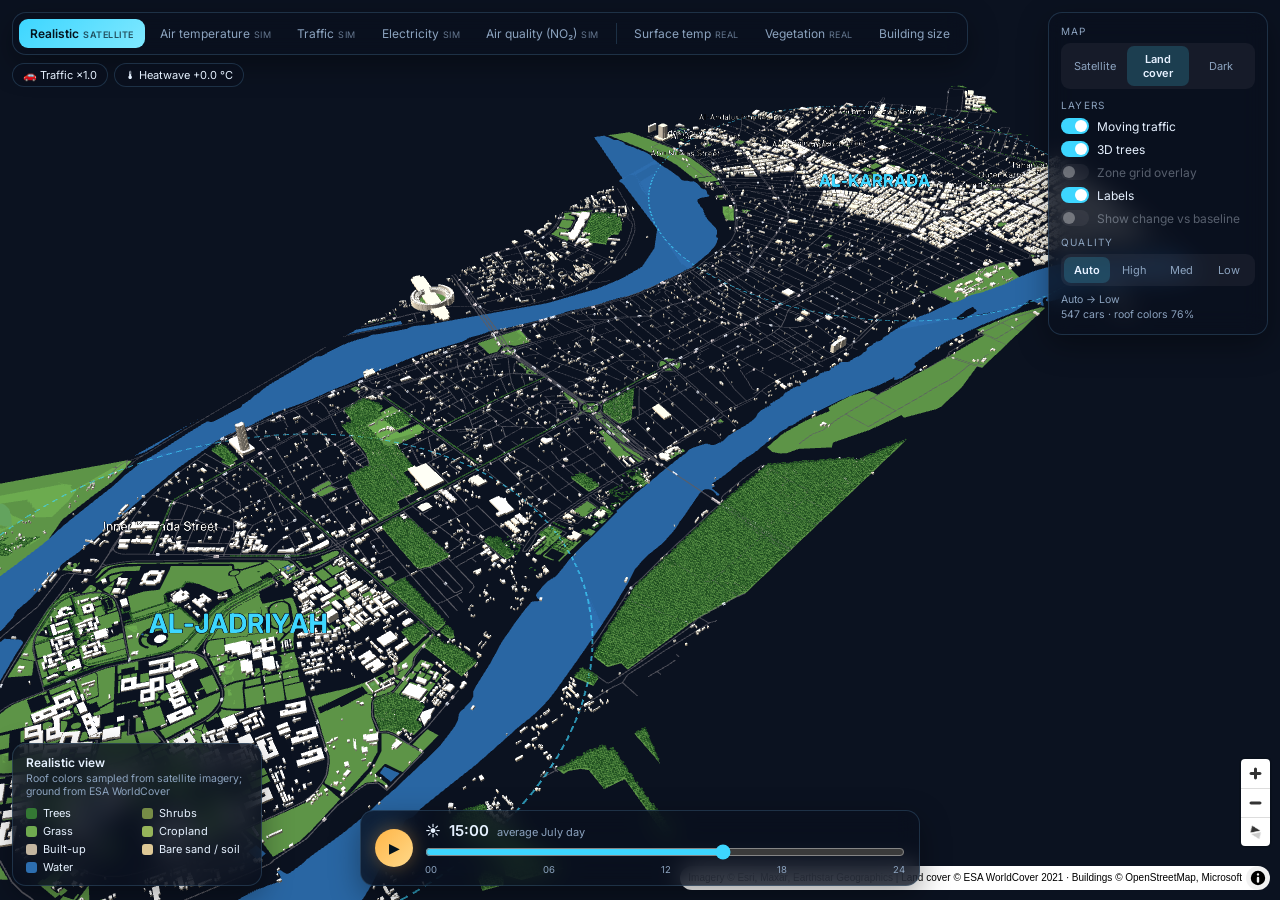
<file: app/twin_map/index.html>
<!doctype html>
<html lang="en">
<head>
<meta charset="utf-8">
<meta name="viewport" content="width=device-width, initial-scale=1">
<title>Baghdad Digital Twin</title>
<link rel="preconnect" href="https://fonts.googleapis.com">
<link rel="stylesheet" href="https://fonts.googleapis.com/css2?family=Inter:wght@400;500;600;700&display=swap">
<link rel="stylesheet" href="vendor/maplibre-gl.css">
<link rel="stylesheet" href="twin.css?v=4">
</head>
<body>
<div id="app">
  <div id="map"></div>

  <div id="loader">
    <div class="loader-ring"></div>
    <div class="loader-text">Loading the digital twin…</div>
    <div class="loader-sub" id="loader-sub">buildings, roads, trees</div>
  </div>

  <!-- top-left: what the buildings show -->
  <div class="panel modes" id="modes"></div>

  <!-- top-right: basemap, layers, quality -->
  <div class="panel side" id="side">
    <div class="side-title">Map</div>
    <div class="seg" id="basemaps"></div>
    <div class="side-title">Layers</div>
    <label class="tog"><input type="checkbox" id="tog-traffic" checked><span></span>Moving traffic</label>
    <label class="tog"><input type="checkbox" id="tog-trees" checked><span></span>3D trees</label>
    <label class="tog"><input type="checkbox" id="tog-cells"><span></span>Zone grid overlay</label>
    <label class="tog"><input type="checkbox" id="tog-labels" checked><span></span>Labels</label>
    <label class="tog" id="tog-delta-wrap"><input type="checkbox" id="tog-delta"><span></span>Show change vs baseline</label>
    <div class="side-title">Quality</div>
    <div class="seg" id="quality"></div>
    <div class="perf" id="perf">measuring…</div>
  </div>

  <!-- bottom: time of day -->
  <div class="panel timebar">
    <button id="play" class="play" title="Play the day">▶</button>
    <div class="time-main">
      <div class="time-row"><span class="sun" id="sun">☀</span><span id="clock">15:00</span><span class="time-sub" id="time-sub">average July day</span></div>
      <input type="range" id="hour" min="0" max="23.99" step="0.01" value="15">
      <div class="ticks"><span>00</span><span>06</span><span>12</span><span>18</span><span>24</span></div>
    </div>
  </div>

  <!-- bottom-left: legend -->
  <div class="panel legend" id="legend"></div>

  <!-- scenario badge -->
  <div class="scenario" id="scenario"></div>

  <!-- building card -->
  <aside class="panel card hidden" id="card">
    <button class="close" id="card-close" title="Close">×</button>
    <div class="card-kicker" id="card-kicker"></div>
    <div class="card-title" id="card-title"></div>
    <div class="object-wrap"><canvas id="object3d"></canvas><div class="object-hint">drag to rotate</div></div>
    <div class="card-grid" id="card-grid"></div>
    <div class="spark-title">Average day in this zone <span id="spark-metric"></span></div>
    <svg class="spark" id="spark" viewBox="0 0 240 64" preserveAspectRatio="none"></svg>
    <div class="card-note" id="card-note"></div>
    <div class="card-actions">
      <button id="orbit-btn" class="ghost">⟳ Orbit</button>
      <button id="isolate-btn" class="ghost">◎ Isolate</button>
      <button id="back-btn" class="ghost">⤢ Back to overview</button>
    </div>
  </aside>

  <div class="hint" id="hint">Click any building to fly to it</div>
</div>

<script src="vendor/maplibre-gl.js"></script>
<script src="vendor/deck.gl.min.js"></script>
<script src="twin.js?v=3"></script>
</body>
</html>
</file>
<file: app/twin_map/vendor/maplibre-gl.css>
.maplibregl-map{font:12px/20px Helvetica Neue,Arial,Helvetica,sans-serif;overflow:hidden;position:relative;-webkit-tap-highlight-color:rgb(0 0 0/0)}.maplibregl-canvas{left:0;position:absolute;top:0}.maplibregl-map:fullscreen{height:100%;width:100%}.maplibregl-ctrl-group button.maplibregl-ctrl-compass{touch-action:none}.maplibregl-canvas-container.maplibregl-interactive,.maplibregl-ctrl-group button.maplibregl-ctrl-compass{cursor:grab;-webkit-user-select:none;-moz-user-select:none;user-select:none}.maplibregl-canvas-container.maplibregl-interactive.maplibregl-track-pointer{cursor:pointer}.maplibregl-canvas-container.maplibregl-interactive:active,.maplibregl-ctrl-group button.maplibregl-ctrl-compass:active{cursor:grabbing}.maplibregl-canvas-container.maplibregl-touch-zoom-rotate,.maplibregl-canvas-container.maplibregl-touch-zoom-rotate .maplibregl-canvas{touch-action:pan-x pan-y}.maplibregl-canvas-container.maplibregl-touch-drag-pan,.maplibregl-canvas-container.maplibregl-touch-drag-pan .maplibregl-canvas{touch-action:pinch-zoom}.maplibregl-canvas-container.maplibregl-touch-zoom-rotate.maplibregl-touch-drag-pan,.maplibregl-canvas-container.maplibregl-touch-zoom-rotate.maplibregl-touch-drag-pan .maplibregl-canvas{touch-action:none}.maplibregl-canvas-container.maplibregl-touch-drag-pan.maplibregl-cooperative-gestures,.maplibregl-canvas-container.maplibregl-touch-drag-pan.maplibregl-cooperative-gestures .maplibregl-canvas{touch-action:pan-x pan-y}.maplibregl-ctrl-bottom-left,.maplibregl-ctrl-bottom-right,.maplibregl-ctrl-top-left,.maplibregl-ctrl-top-right{pointer-events:none;position:absolute;z-index:2}.maplibregl-ctrl-top-left{left:0;top:0}.maplibregl-ctrl-top-right{right:0;top:0}.maplibregl-ctrl-bottom-left{bottom:0;left:0}.maplibregl-ctrl-bottom-right{bottom:0;right:0}.maplibregl-ctrl{clear:both;pointer-events:auto;transform:translate(0)}.maplibregl-ctrl-top-left .maplibregl-ctrl{float:left;margin:10px 0 0 10px}.maplibregl-ctrl-top-right .maplibregl-ctrl{float:right;margin:10px 10px 0 0}.maplibregl-ctrl-bottom-left .maplibregl-ctrl{float:left;margin:0 0 10px 10px}.maplibregl-ctrl-bottom-right .maplibregl-ctrl{float:right;margin:0 10px 10px 0}.maplibregl-ctrl-group{background:#fff;border-radius:4px}.maplibregl-ctrl-group:not(:empty){box-shadow:0 0 0 2px rgba(0,0,0,.1)}@media (forced-colors:active){.maplibregl-ctrl-group:not(:empty){box-shadow:0 0 0 2px ButtonText}}.maplibregl-ctrl-group button{background-color:transparent;border:0;box-sizing:border-box;cursor:pointer;display:block;height:29px;outline:none;padding:0;width:29px}.maplibregl-ctrl-group button+button{border-top:1px solid #ddd}.maplibregl-ctrl button .maplibregl-ctrl-icon{background-position:50%;background-repeat:no-repeat;display:block;height:100%;width:100%}@media (forced-colors:active){.maplibregl-ctrl-icon{background-color:transparent}.maplibregl-ctrl-group button+button{border-top:1px solid ButtonText}}.maplibregl-ctrl button::-moz-focus-inner{border:0;padding:0}.maplibregl-ctrl-attrib-button:focus,.maplibregl-ctrl-group button:focus{box-shadow:0 0 2px 2px #0096ff}.maplibregl-ctrl button:disabled{cursor:not-allowed}.maplibregl-ctrl button:disabled .maplibregl-ctrl-icon{opacity:.25}@media (hover:hover){.maplibregl-ctrl button:not(:disabled):hover{background-color:rgba(0,0,0,.05)}}.maplibregl-ctrl button:not(:disabled):active{background-color:rgba(0,0,0,.05)}.maplibregl-ctrl-group button:focus:focus-visible{box-shadow:0 0 2px 2px #0096ff}.maplibregl-ctrl-group button:focus:not(:focus-visible){box-shadow:none}.maplibregl-ctrl-group button:focus:first-child{border-radius:4px 4px 0 0}.maplibregl-ctrl-group button:focus:last-child{border-radius:0 0 4px 4px}.maplibregl-ctrl-group button:focus:only-child{border-radius:inherit}.maplibregl-ctrl button.maplibregl-ctrl-zoom-out .maplibregl-ctrl-icon{background-image:url("data:image/svg+xml;charset=utf-8,%3Csvg xmlns='http://www.w3.org/2000/svg' width='29' height='29' fill='%23333' viewBox='0 0 29 29'%3E%3Cpath d='M10 13c-.75 0-1.5.75-1.5 1.5S9.25 16 10 16h9c.75 0 1.5-.75 1.5-1.5S19.75 13 19 13z'/%3E%3C/svg%3E")}.maplibregl-ctrl button.maplibregl-ctrl-zoom-in .maplibregl-ctrl-icon{background-image:url("data:image/svg+xml;charset=utf-8,%3Csvg xmlns='http://www.w3.org/2000/svg' width='29' height='29' fill='%23333' viewBox='0 0 29 29'%3E%3Cpath d='M14.5 8.5c-.75 0-1.5.75-1.5 1.5v3h-3c-.75 0-1.5.75-1.5 1.5S9.25 16 10 16h3v3c0 .75.75 1.5 1.5 1.5S16 19.75 16 19v-3h3c.75 0 1.5-.75 1.5-1.5S19.75 13 19 13h-3v-3c0-.75-.75-1.5-1.5-1.5'/%3E%3C/svg%3E")}@media (forced-colors:active){.maplibregl-ctrl button.maplibregl-ctrl-zoom-out .maplibregl-ctrl-icon{background-image:url("data:image/svg+xml;charset=utf-8,%3Csvg xmlns='http://www.w3.org/2000/svg' width='29' height='29' fill='%23fff' viewBox='0 0 29 29'%3E%3Cpath d='M10 13c-.75 0-1.5.75-1.5 1.5S9.25 16 10 16h9c.75 0 1.5-.75 1.5-1.5S19.75 13 19 13z'/%3E%3C/svg%3E")}.maplibregl-ctrl button.maplibregl-ctrl-zoom-in .maplibregl-ctrl-icon{background-image:url("data:image/svg+xml;charset=utf-8,%3Csvg xmlns='http://www.w3.org/2000/svg' width='29' height='29' fill='%23fff' viewBox='0 0 29 29'%3E%3Cpath d='M14.5 8.5c-.75 0-1.5.75-1.5 1.5v3h-3c-.75 0-1.5.75-1.5 1.5S9.25 16 10 16h3v3c0 .75.75 1.5 1.5 1.5S16 19.75 16 19v-3h3c.75 0 1.5-.75 1.5-1.5S19.75 13 19 13h-3v-3c0-.75-.75-1.5-1.5-1.5'/%3E%3C/svg%3E")}}@media (forced-colors:active) and (prefers-color-scheme:light){.maplibregl-ctrl button.maplibregl-ctrl-zoom-out .maplibregl-ctrl-icon{background-image:url("data:image/svg+xml;charset=utf-8,%3Csvg xmlns='http://www.w3.org/2000/svg' width='29' height='29' viewBox='0 0 29 29'%3E%3Cpath d='M10 13c-.75 0-1.5.75-1.5 1.5S9.25 16 10 16h9c.75 0 1.5-.75 1.5-1.5S19.75 13 19 13z'/%3E%3C/svg%3E")}.maplibregl-ctrl button.maplibregl-ctrl-zoom-in .maplibregl-ctrl-icon{background-image:url("data:image/svg+xml;charset=utf-8,%3Csvg xmlns='http://www.w3.org/2000/svg' width='29' height='29' viewBox='0 0 29 29'%3E%3Cpath d='M14.5 8.5c-.75 0-1.5.75-1.5 1.5v3h-3c-.75 0-1.5.75-1.5 1.5S9.25 16 10 16h3v3c0 .75.75 1.5 1.5 1.5S16 19.75 16 19v-3h3c.75 0 1.5-.75 1.5-1.5S19.75 13 19 13h-3v-3c0-.75-.75-1.5-1.5-1.5'/%3E%3C/svg%3E")}}.maplibregl-ctrl button.maplibregl-ctrl-fullscreen .maplibregl-ctrl-icon{background-image:url("data:image/svg+xml;charset=utf-8,%3Csvg xmlns='http://www.w3.org/2000/svg' width='29' height='29' fill='%23333' viewBox='0 0 29 29'%3E%3Cpath d='M24 16v5.5c0 1.75-.75 2.5-2.5 2.5H16v-1l3-1.5-4-5.5 1-1 5.5 4 1.5-3zM6 16l1.5 3 5.5-4 1 1-4 5.5 3 1.5v1H7.5C5.75 24 5 23.25 5 21.5V16zm7-11v1l-3 1.5 4 5.5-1 1-5.5-4L6 13H5V7.5C5 5.75 5.75 5 7.5 5zm11 2.5c0-1.75-.75-2.5-2.5-2.5H16v1l3 1.5-4 5.5 1 1 5.5-4 1.5 3h1z'/%3E%3C/svg%3E")}.maplibregl-ctrl button.maplibregl-ctrl-shrink .maplibregl-ctrl-icon{background-image:url("data:image/svg+xml;charset=utf-8,%3Csvg xmlns='http://www.w3.org/2000/svg' width='29' height='29' viewBox='0 0 29 29'%3E%3Cpath d='M18.5 16c-1.75 0-2.5.75-2.5 2.5V24h1l1.5-3 5.5 4 1-1-4-5.5 3-1.5v-1zM13 18.5c0-1.75-.75-2.5-2.5-2.5H5v1l3 1.5L4 24l1 1 5.5-4 1.5 3h1zm3-8c0 1.75.75 2.5 2.5 2.5H24v-1l-3-1.5L25 5l-1-1-5.5 4L17 5h-1zM10.5 13c1.75 0 2.5-.75 2.5-2.5V5h-1l-1.5 3L5 4 4 5l4 5.5L5 12v1z'/%3E%3C/svg%3E")}@media (forced-colors:active){.maplibregl-ctrl button.maplibregl-ctrl-fullscreen .maplibregl-ctrl-icon{background-image:url("data:image/svg+xml;charset=utf-8,%3Csvg xmlns='http://www.w3.org/2000/svg' width='29' height='29' fill='%23fff' viewBox='0 0 29 29'%3E%3Cpath d='M24 16v5.5c0 1.75-.75 2.5-2.5 2.5H16v-1l3-1.5-4-5.5 1-1 5.5 4 1.5-3zM6 16l1.5 3 5.5-4 1 1-4 5.5 3 1.5v1H7.5C5.75 24 5 23.25 5 21.5V16zm7-11v1l-3 1.5 4 5.5-1 1-5.5-4L6 13H5V7.5C5 5.75 5.75 5 7.5 5zm11 2.5c0-1.75-.75-2.5-2.5-2.5H16v1l3 1.5-4 5.5 1 1 5.5-4 1.5 3h1z'/%3E%3C/svg%3E")}.maplibregl-ctrl button.maplibregl-ctrl-shrink .maplibregl-ctrl-icon{background-image:url("data:image/svg+xml;charset=utf-8,%3Csvg xmlns='http://www.w3.org/2000/svg' width='29' height='29' fill='%23fff' viewBox='0 0 29 29'%3E%3Cpath d='M18.5 16c-1.75 0-2.5.75-2.5 2.5V24h1l1.5-3 5.5 4 1-1-4-5.5 3-1.5v-1zM13 18.5c0-1.75-.75-2.5-2.5-2.5H5v1l3 1.5L4 24l1 1 5.5-4 1.5 3h1zm3-8c0 1.75.75 2.5 2.5 2.5H24v-1l-3-1.5L25 5l-1-1-5.5 4L17 5h-1zM10.5 13c1.75 0 2.5-.75 2.5-2.5V5h-1l-1.5 3L5 4 4 5l4 5.5L5 12v1z'/%3E%3C/svg%3E")}}@media (forced-colors:active) and (prefers-color-scheme:light){.maplibregl-ctrl button.maplibregl-ctrl-fullscreen .maplibregl-ctrl-icon{background-image:url("data:image/svg+xml;charset=utf-8,%3Csvg xmlns='http://www.w3.org/2000/svg' width='29' height='29' viewBox='0 0 29 29'%3E%3Cpath d='M24 16v5.5c0 1.75-.75 2.5-2.5 2.5H16v-1l3-1.5-4-5.5 1-1 5.5 4 1.5-3zM6 16l1.5 3 5.5-4 1 1-4 5.5 3 1.5v1H7.5C5.75 24 5 23.25 5 21.5V16zm7-11v1l-3 1.5 4 5.5-1 1-5.5-4L6 13H5V7.5C5 5.75 5.75 5 7.5 5zm11 2.5c0-1.75-.75-2.5-2.5-2.5H16v1l3 1.5-4 5.5 1 1 5.5-4 1.5 3h1z'/%3E%3C/svg%3E")}.maplibregl-ctrl button.maplibregl-ctrl-shrink .maplibregl-ctrl-icon{background-image:url("data:image/svg+xml;charset=utf-8,%3Csvg xmlns='http://www.w3.org/2000/svg' width='29' height='29' viewBox='0 0 29 29'%3E%3Cpath d='M18.5 16c-1.75 0-2.5.75-2.5 2.5V24h1l1.5-3 5.5 4 1-1-4-5.5 3-1.5v-1zM13 18.5c0-1.75-.75-2.5-2.5-2.5H5v1l3 1.5L4 24l1 1 5.5-4 1.5 3h1zm3-8c0 1.75.75 2.5 2.5 2.5H24v-1l-3-1.5L25 5l-1-1-5.5 4L17 5h-1zM10.5 13c1.75 0 2.5-.75 2.5-2.5V5h-1l-1.5 3L5 4 4 5l4 5.5L5 12v1z'/%3E%3C/svg%3E")}}.maplibregl-ctrl button.maplibregl-ctrl-compass .maplibregl-ctrl-icon{background-image:url("data:image/svg+xml;charset=utf-8,%3Csvg xmlns='http://www.w3.org/2000/svg' width='29' height='29' fill='%23333' viewBox='0 0 29 29'%3E%3Cpath d='m10.5 14 4-8 4 8z'/%3E%3Cpath fill='%23ccc' d='m10.5 16 4 8 4-8z'/%3E%3C/svg%3E")}@media (forced-colors:active){.maplibregl-ctrl button.maplibregl-ctrl-compass .maplibregl-ctrl-icon{background-image:url("data:image/svg+xml;charset=utf-8,%3Csvg xmlns='http://www.w3.org/2000/svg' width='29' height='29' fill='%23fff' viewBox='0 0 29 29'%3E%3Cpath d='m10.5 14 4-8 4 8z'/%3E%3Cpath fill='%23ccc' d='m10.5 16 4 8 4-8z'/%3E%3C/svg%3E")}}@media (forced-colors:active) and (prefers-color-scheme:light){.maplibregl-ctrl button.maplibregl-ctrl-compass .maplibregl-ctrl-icon{background-image:url("data:image/svg+xml;charset=utf-8,%3Csvg xmlns='http://www.w3.org/2000/svg' width='29' height='29' viewBox='0 0 29 29'%3E%3Cpath d='m10.5 14 4-8 4 8z'/%3E%3Cpath fill='%23ccc' d='m10.5 16 4 8 4-8z'/%3E%3C/svg%3E")}}.maplibregl-ctrl button.maplibregl-ctrl-globe .maplibregl-ctrl-icon{background-image:url("data:image/svg+xml;charset=utf-8,%3Csvg xmlns='http://www.w3.org/2000/svg' width='22' height='22' fill='none' stroke='%23333' viewBox='0 0 22 22'%3E%3Ccircle cx='11' cy='11' r='8.5'/%3E%3Cpath d='M17.5 11c0 4.819-3.02 8.5-6.5 8.5S4.5 15.819 4.5 11 7.52 2.5 11 2.5s6.5 3.681 6.5 8.5Z'/%3E%3Cpath d='M13.5 11c0 2.447-.331 4.64-.853 6.206-.262.785-.562 1.384-.872 1.777-.314.399-.58.517-.775.517s-.461-.118-.775-.517c-.31-.393-.61-.992-.872-1.777C8.831 15.64 8.5 13.446 8.5 11s.331-4.64.853-6.206c.262-.785.562-1.384.872-1.777.314-.399.58-.517.775-.517s.461.118.775.517c.31.393.61.992.872 1.777.522 1.565.853 3.76.853 6.206Z'/%3E%3Cpath d='M11 7.5c-1.909 0-3.622-.166-4.845-.428-.616-.132-1.08-.283-1.379-.434a1.3 1.3 0 0 1-.224-.138q.07-.058.224-.138c.299-.151.763-.302 1.379-.434C7.378 5.666 9.091 5.5 11 5.5s3.622.166 4.845.428c.616.132 1.08.283 1.379.434.105.053.177.1.224.138q-.07.058-.224.138c-.299.151-.763.302-1.379.434-1.223.262-2.936.428-4.845.428ZM4.486 6.436ZM11 16.5c-1.909 0-3.622-.166-4.845-.428-.616-.132-1.08-.283-1.379-.434a1.3 1.3 0 0 1-.224-.138 1.3 1.3 0 0 1 .224-.138c.299-.151.763-.302 1.379-.434C7.378 14.666 9.091 14.5 11 14.5s3.622.166 4.845.428c.616.132 1.08.283 1.379.434.105.053.177.1.224.138a1.3 1.3 0 0 1-.224.138c-.299.151-.763.302-1.379.434-1.223.262-2.936.428-4.845.428Zm-6.514-1.064ZM11 12.5c-2.46 0-4.672-.222-6.255-.574-.796-.177-1.406-.38-1.805-.59a1.5 1.5 0 0 1-.39-.272.3.3 0 0 1-.047-.064.3.3 0 0 1 .048-.064c.066-.073.189-.167.389-.272.399-.21 1.009-.413 1.805-.59C6.328 9.722 8.54 9.5 11 9.5s4.672.222 6.256.574c.795.177 1.405.38 1.804.59.2.105.323.2.39.272a.3.3 0 0 1 .047.064.3.3 0 0 1-.048.064 1.4 1.4 0 0 1-.389.272c-.399.21-1.009.413-1.804.59-1.584.352-3.796.574-6.256.574Zm-8.501-1.51v.002zm0 .018v.002zm17.002.002v-.002zm0-.018v-.002z'/%3E%3C/svg%3E")}.maplibregl-ctrl button.maplibregl-ctrl-globe-enabled .maplibregl-ctrl-icon{background-image:url("data:image/svg+xml;charset=utf-8,%3Csvg xmlns='http://www.w3.org/2000/svg' width='22' height='22' fill='none' stroke='%2333b5e5' viewBox='0 0 22 22'%3E%3Ccircle cx='11' cy='11' r='8.5'/%3E%3Cpath d='M17.5 11c0 4.819-3.02 8.5-6.5 8.5S4.5 15.819 4.5 11 7.52 2.5 11 2.5s6.5 3.681 6.5 8.5Z'/%3E%3Cpath d='M13.5 11c0 2.447-.331 4.64-.853 6.206-.262.785-.562 1.384-.872 1.777-.314.399-.58.517-.775.517s-.461-.118-.775-.517c-.31-.393-.61-.992-.872-1.777C8.831 15.64 8.5 13.446 8.5 11s.331-4.64.853-6.206c.262-.785.562-1.384.872-1.777.314-.399.58-.517.775-.517s.461.118.775.517c.31.393.61.992.872 1.777.522 1.565.853 3.76.853 6.206Z'/%3E%3Cpath d='M11 7.5c-1.909 0-3.622-.166-4.845-.428-.616-.132-1.08-.283-1.379-.434a1.3 1.3 0 0 1-.224-.138q.07-.058.224-.138c.299-.151.763-.302 1.379-.434C7.378 5.666 9.091 5.5 11 5.5s3.622.166 4.845.428c.616.132 1.08.283 1.379.434.105.053.177.1.224.138q-.07.058-.224.138c-.299.151-.763.302-1.379.434-1.223.262-2.936.428-4.845.428ZM4.486 6.436ZM11 16.5c-1.909 0-3.622-.166-4.845-.428-.616-.132-1.08-.283-1.379-.434a1.3 1.3 0 0 1-.224-.138 1.3 1.3 0 0 1 .224-.138c.299-.151.763-.302 1.379-.434C7.378 14.666 9.091 14.5 11 14.5s3.622.166 4.845.428c.616.132 1.08.283 1.379.434.105.053.177.1.224.138a1.3 1.3 0 0 1-.224.138c-.299.151-.763.302-1.379.434-1.223.262-2.936.428-4.845.428Zm-6.514-1.064ZM11 12.5c-2.46 0-4.672-.222-6.255-.574-.796-.177-1.406-.38-1.805-.59a1.5 1.5 0 0 1-.39-.272.3.3 0 0 1-.047-.064.3.3 0 0 1 .048-.064c.066-.073.189-.167.389-.272.399-.21 1.009-.413 1.805-.59C6.328 9.722 8.54 9.5 11 9.5s4.672.222 6.256.574c.795.177 1.405.38 1.804.59.2.105.323.2.39.272a.3.3 0 0 1 .047.064.3.3 0 0 1-.048.064 1.4 1.4 0 0 1-.389.272c-.399.21-1.009.413-1.804.59-1.584.352-3.796.574-6.256.574Zm-8.501-1.51v.002zm0 .018v.002zm17.002.002v-.002zm0-.018v-.002z'/%3E%3C/svg%3E")}.maplibregl-ctrl button.maplibregl-ctrl-terrain .maplibregl-ctrl-icon{background-image:url("data:image/svg+xml;charset=utf-8,%3Csvg xmlns='http://www.w3.org/2000/svg' width='22' height='22' fill='%23333' viewBox='0 0 22 22'%3E%3Cpath d='m1.754 13.406 4.453-4.851 3.09 3.09 3.281 3.277.969-.969-3.309-3.312 3.844-4.121 6.148 6.886h1.082v-.855l-7.207-8.07-4.84 5.187L6.169 6.57l-5.48 5.965v.871ZM.688 16.844h20.625v1.375H.688Zm0 0'/%3E%3C/svg%3E")}.maplibregl-ctrl button.maplibregl-ctrl-terrain-enabled .maplibregl-ctrl-icon{background-image:url("data:image/svg+xml;charset=utf-8,%3Csvg xmlns='http://www.w3.org/2000/svg' width='22' height='22' fill='%2333b5e5' viewBox='0 0 22 22'%3E%3Cpath d='m1.754 13.406 4.453-4.851 3.09 3.09 3.281 3.277.969-.969-3.309-3.312 3.844-4.121 6.148 6.886h1.082v-.855l-7.207-8.07-4.84 5.187L6.169 6.57l-5.48 5.965v.871ZM.688 16.844h20.625v1.375H.688Zm0 0'/%3E%3C/svg%3E")}.maplibregl-ctrl button.maplibregl-ctrl-geolocate .maplibregl-ctrl-icon{background-image:url("data:image/svg+xml;charset=utf-8,%3Csvg xmlns='http://www.w3.org/2000/svg' width='29' height='29' fill='%23333' viewBox='0 0 20 20'%3E%3Cpath d='M10 4C9 4 9 5 9 5v.1A5 5 0 0 0 5.1 9H5s-1 0-1 1 1 1 1 1h.1A5 5 0 0 0 9 14.9v.1s0 1 1 1 1-1 1-1v-.1a5 5 0 0 0 3.9-3.9h.1s1 0 1-1-1-1-1-1h-.1A5 5 0 0 0 11 5.1V5s0-1-1-1m0 2.5a3.5 3.5 0 1 1 0 7 3.5 3.5 0 1 1 0-7'/%3E%3Ccircle cx='10' cy='10' r='2'/%3E%3C/svg%3E")}.maplibregl-ctrl button.maplibregl-ctrl-geolocate:disabled .maplibregl-ctrl-icon{background-image:url("data:image/svg+xml;charset=utf-8,%3Csvg xmlns='http://www.w3.org/2000/svg' width='29' height='29' fill='%23aaa' viewBox='0 0 20 20'%3E%3Cpath d='M10 4C9 4 9 5 9 5v.1A5 5 0 0 0 5.1 9H5s-1 0-1 1 1 1 1 1h.1A5 5 0 0 0 9 14.9v.1s0 1 1 1 1-1 1-1v-.1a5 5 0 0 0 3.9-3.9h.1s1 0 1-1-1-1-1-1h-.1A5 5 0 0 0 11 5.1V5s0-1-1-1m0 2.5a3.5 3.5 0 1 1 0 7 3.5 3.5 0 1 1 0-7'/%3E%3Ccircle cx='10' cy='10' r='2'/%3E%3Cpath fill='red' d='m14 5 1 1-9 9-1-1z'/%3E%3C/svg%3E")}.maplibregl-ctrl button.maplibregl-ctrl-geolocate.maplibregl-ctrl-geolocate-active .maplibregl-ctrl-icon{background-image:url("data:image/svg+xml;charset=utf-8,%3Csvg xmlns='http://www.w3.org/2000/svg' width='29' height='29' fill='%2333b5e5' viewBox='0 0 20 20'%3E%3Cpath d='M10 4C9 4 9 5 9 5v.1A5 5 0 0 0 5.1 9H5s-1 0-1 1 1 1 1 1h.1A5 5 0 0 0 9 14.9v.1s0 1 1 1 1-1 1-1v-.1a5 5 0 0 0 3.9-3.9h.1s1 0 1-1-1-1-1-1h-.1A5 5 0 0 0 11 5.1V5s0-1-1-1m0 2.5a3.5 3.5 0 1 1 0 7 3.5 3.5 0 1 1 0-7'/%3E%3Ccircle cx='10' cy='10' r='2'/%3E%3C/svg%3E")}.maplibregl-ctrl button.maplibregl-ctrl-geolocate.maplibregl-ctrl-geolocate-active-error .maplibregl-ctrl-icon{background-image:url("data:image/svg+xml;charset=utf-8,%3Csvg xmlns='http://www.w3.org/2000/svg' width='29' height='29' fill='%23e58978' viewBox='0 0 20 20'%3E%3Cpath d='M10 4C9 4 9 5 9 5v.1A5 5 0 0 0 5.1 9H5s-1 0-1 1 1 1 1 1h.1A5 5 0 0 0 9 14.9v.1s0 1 1 1 1-1 1-1v-.1a5 5 0 0 0 3.9-3.9h.1s1 0 1-1-1-1-1-1h-.1A5 5 0 0 0 11 5.1V5s0-1-1-1m0 2.5a3.5 3.5 0 1 1 0 7 3.5 3.5 0 1 1 0-7'/%3E%3Ccircle cx='10' cy='10' r='2'/%3E%3C/svg%3E")}.maplibregl-ctrl button.maplibregl-ctrl-geolocate.maplibregl-ctrl-geolocate-background .maplibregl-ctrl-icon{background-image:url("data:image/svg+xml;charset=utf-8,%3Csvg xmlns='http://www.w3.org/2000/svg' width='29' height='29' fill='%2333b5e5' viewBox='0 0 20 20'%3E%3Cpath d='M10 4C9 4 9 5 9 5v.1A5 5 0 0 0 5.1 9H5s-1 0-1 1 1 1 1 1h.1A5 5 0 0 0 9 14.9v.1s0 1 1 1 1-1 1-1v-.1a5 5 0 0 0 3.9-3.9h.1s1 0 1-1-1-1-1-1h-.1A5 5 0 0 0 11 5.1V5s0-1-1-1m0 2.5a3.5 3.5 0 1 1 0 7 3.5 3.5 0 1 1 0-7'/%3E%3C/svg%3E")}.maplibregl-ctrl button.maplibregl-ctrl-geolocate.maplibregl-ctrl-geolocate-background-error .maplibregl-ctrl-icon{background-image:url("data:image/svg+xml;charset=utf-8,%3Csvg xmlns='http://www.w3.org/2000/svg' width='29' height='29' fill='%23e54e33' viewBox='0 0 20 20'%3E%3Cpath d='M10 4C9 4 9 5 9 5v.1A5 5 0 0 0 5.1 9H5s-1 0-1 1 1 1 1 1h.1A5 5 0 0 0 9 14.9v.1s0 1 1 1 1-1 1-1v-.1a5 5 0 0 0 3.9-3.9h.1s1 0 1-1-1-1-1-1h-.1A5 5 0 0 0 11 5.1V5s0-1-1-1m0 2.5a3.5 3.5 0 1 1 0 7 3.5 3.5 0 1 1 0-7'/%3E%3C/svg%3E")}.maplibregl-ctrl button.maplibregl-ctrl-geolocate.maplibregl-ctrl-geolocate-waiting .maplibregl-ctrl-icon{animation:maplibregl-spin 2s linear infinite}@media (forced-colors:active){.maplibregl-ctrl button.maplibregl-ctrl-geolocate .maplibregl-ctrl-icon{background-image:url("data:image/svg+xml;charset=utf-8,%3Csvg xmlns='http://www.w3.org/2000/svg' width='29' height='29' fill='%23fff' viewBox='0 0 20 20'%3E%3Cpath d='M10 4C9 4 9 5 9 5v.1A5 5 0 0 0 5.1 9H5s-1 0-1 1 1 1 1 1h.1A5 5 0 0 0 9 14.9v.1s0 1 1 1 1-1 1-1v-.1a5 5 0 0 0 3.9-3.9h.1s1 0 1-1-1-1-1-1h-.1A5 5 0 0 0 11 5.1V5s0-1-1-1m0 2.5a3.5 3.5 0 1 1 0 7 3.5 3.5 0 1 1 0-7'/%3E%3Ccircle cx='10' cy='10' r='2'/%3E%3C/svg%3E")}.maplibregl-ctrl button.maplibregl-ctrl-geolocate:disabled .maplibregl-ctrl-icon{background-image:url("data:image/svg+xml;charset=utf-8,%3Csvg xmlns='http://www.w3.org/2000/svg' width='29' height='29' fill='%23999' viewBox='0 0 20 20'%3E%3Cpath d='M10 4C9 4 9 5 9 5v.1A5 5 0 0 0 5.1 9H5s-1 0-1 1 1 1 1 1h.1A5 5 0 0 0 9 14.9v.1s0 1 1 1 1-1 1-1v-.1a5 5 0 0 0 3.9-3.9h.1s1 0 1-1-1-1-1-1h-.1A5 5 0 0 0 11 5.1V5s0-1-1-1m0 2.5a3.5 3.5 0 1 1 0 7 3.5 3.5 0 1 1 0-7'/%3E%3Ccircle cx='10' cy='10' r='2'/%3E%3Cpath fill='red' d='m14 5 1 1-9 9-1-1z'/%3E%3C/svg%3E")}.maplibregl-ctrl button.maplibregl-ctrl-geolocate.maplibregl-ctrl-geolocate-active .maplibregl-ctrl-icon{background-image:url("data:image/svg+xml;charset=utf-8,%3Csvg xmlns='http://www.w3.org/2000/svg' width='29' height='29' fill='%2333b5e5' viewBox='0 0 20 20'%3E%3Cpath d='M10 4C9 4 9 5 9 5v.1A5 5 0 0 0 5.1 9H5s-1 0-1 1 1 1 1 1h.1A5 5 0 0 0 9 14.9v.1s0 1 1 1 1-1 1-1v-.1a5 5 0 0 0 3.9-3.9h.1s1 0 1-1-1-1-1-1h-.1A5 5 0 0 0 11 5.1V5s0-1-1-1m0 2.5a3.5 3.5 0 1 1 0 7 3.5 3.5 0 1 1 0-7'/%3E%3Ccircle cx='10' cy='10' r='2'/%3E%3C/svg%3E")}.maplibregl-ctrl button.maplibregl-ctrl-geolocate.maplibregl-ctrl-geolocate-active-error .maplibregl-ctrl-icon{background-image:url("data:image/svg+xml;charset=utf-8,%3Csvg xmlns='http://www.w3.org/2000/svg' width='29' height='29' fill='%23e58978' viewBox='0 0 20 20'%3E%3Cpath d='M10 4C9 4 9 5 9 5v.1A5 5 0 0 0 5.1 9H5s-1 0-1 1 1 1 1 1h.1A5 5 0 0 0 9 14.9v.1s0 1 1 1 1-1 1-1v-.1a5 5 0 0 0 3.9-3.9h.1s1 0 1-1-1-1-1-1h-.1A5 5 0 0 0 11 5.1V5s0-1-1-1m0 2.5a3.5 3.5 0 1 1 0 7 3.5 3.5 0 1 1 0-7'/%3E%3Ccircle cx='10' cy='10' r='2'/%3E%3C/svg%3E")}.maplibregl-ctrl button.maplibregl-ctrl-geolocate.maplibregl-ctrl-geolocate-background .maplibregl-ctrl-icon{background-image:url("data:image/svg+xml;charset=utf-8,%3Csvg xmlns='http://www.w3.org/2000/svg' width='29' height='29' fill='%2333b5e5' viewBox='0 0 20 20'%3E%3Cpath d='M10 4C9 4 9 5 9 5v.1A5 5 0 0 0 5.1 9H5s-1 0-1 1 1 1 1 1h.1A5 5 0 0 0 9 14.9v.1s0 1 1 1 1-1 1-1v-.1a5 5 0 0 0 3.9-3.9h.1s1 0 1-1-1-1-1-1h-.1A5 5 0 0 0 11 5.1V5s0-1-1-1m0 2.5a3.5 3.5 0 1 1 0 7 3.5 3.5 0 1 1 0-7'/%3E%3C/svg%3E")}.maplibregl-ctrl button.maplibregl-ctrl-geolocate.maplibregl-ctrl-geolocate-background-error .maplibregl-ctrl-icon{background-image:url("data:image/svg+xml;charset=utf-8,%3Csvg xmlns='http://www.w3.org/2000/svg' width='29' height='29' fill='%23e54e33' viewBox='0 0 20 20'%3E%3Cpath d='M10 4C9 4 9 5 9 5v.1A5 5 0 0 0 5.1 9H5s-1 0-1 1 1 1 1 1h.1A5 5 0 0 0 9 14.9v.1s0 1 1 1 1-1 1-1v-.1a5 5 0 0 0 3.9-3.9h.1s1 0 1-1-1-1-1-1h-.1A5 5 0 0 0 11 5.1V5s0-1-1-1m0 2.5a3.5 3.5 0 1 1 0 7 3.5 3.5 0 1 1 0-7'/%3E%3C/svg%3E")}}@media (forced-colors:active) and (prefers-color-scheme:light){.maplibregl-ctrl button.maplibregl-ctrl-geolocate .maplibregl-ctrl-icon{background-image:url("data:image/svg+xml;charset=utf-8,%3Csvg xmlns='http://www.w3.org/2000/svg' width='29' height='29' viewBox='0 0 20 20'%3E%3Cpath d='M10 4C9 4 9 5 9 5v.1A5 5 0 0 0 5.1 9H5s-1 0-1 1 1 1 1 1h.1A5 5 0 0 0 9 14.9v.1s0 1 1 1 1-1 1-1v-.1a5 5 0 0 0 3.9-3.9h.1s1 0 1-1-1-1-1-1h-.1A5 5 0 0 0 11 5.1V5s0-1-1-1m0 2.5a3.5 3.5 0 1 1 0 7 3.5 3.5 0 1 1 0-7'/%3E%3Ccircle cx='10' cy='10' r='2'/%3E%3C/svg%3E")}.maplibregl-ctrl button.maplibregl-ctrl-geolocate:disabled .maplibregl-ctrl-icon{background-image:url("data:image/svg+xml;charset=utf-8,%3Csvg xmlns='http://www.w3.org/2000/svg' width='29' height='29' fill='%23666' viewBox='0 0 20 20'%3E%3Cpath d='M10 4C9 4 9 5 9 5v.1A5 5 0 0 0 5.1 9H5s-1 0-1 1 1 1 1 1h.1A5 5 0 0 0 9 14.9v.1s0 1 1 1 1-1 1-1v-.1a5 5 0 0 0 3.9-3.9h.1s1 0 1-1-1-1-1-1h-.1A5 5 0 0 0 11 5.1V5s0-1-1-1m0 2.5a3.5 3.5 0 1 1 0 7 3.5 3.5 0 1 1 0-7'/%3E%3Ccircle cx='10' cy='10' r='2'/%3E%3Cpath fill='red' d='m14 5 1 1-9 9-1-1z'/%3E%3C/svg%3E")}}@keyframes maplibregl-spin{0%{transform:rotate(0deg)}to{transform:rotate(1turn)}}a.maplibregl-ctrl-logo{background-image:url("data:image/svg+xml;charset=utf-8,%3Csvg xmlns='http://www.w3.org/2000/svg' width='88' height='23' fill='none'%3E%3Cpath fill='%23000' fill-opacity='.4' fill-rule='evenodd' d='M17.408 16.796h-1.827l2.501-12.095h.198l3.324 6.533.988 2.19.988-2.19 3.258-6.533h.181l2.6 12.095h-1.81l-1.218-5.644-.362-1.71-.658 1.71-2.929 5.644h-.098l-2.914-5.644-.757-1.71-.345 1.71zm1.958-3.42-.726 3.663a1.255 1.255 0 0 1-1.232 1.011h-1.827a1.255 1.255 0 0 1-1.229-1.509l2.501-12.095a1.255 1.255 0 0 1 1.23-1.001h.197a1.25 1.25 0 0 1 1.12.685l3.19 6.273 3.125-6.263a1.25 1.25 0 0 1 1.123-.695h.181a1.255 1.255 0 0 1 1.227.991l1.443 6.71a5 5 0 0 1 .314-.787l.009-.016a4.6 4.6 0 0 1 1.777-1.887c.782-.46 1.668-.667 2.611-.667a4.6 4.6 0 0 1 1.7.32l.306.134c.21-.16.474-.256.759-.256h1.694a1.255 1.255 0 0 1 1.212.925 1.255 1.255 0 0 1 1.212-.925h1.711c.284 0 .545.094.755.252.613-.3 1.312-.45 2.075-.45 1.356 0 2.557.445 3.482 1.4q.47.48.763 1.064V4.701a1.255 1.255 0 0 1 1.255-1.255h1.86A1.255 1.255 0 0 1 54.44 4.7v9.194h2.217c.19 0 .37.043.532.118v-4.77c0-.356.147-.678.385-.906a2.42 2.42 0 0 1-.682-1.71c0-.665.267-1.253.735-1.7a2.45 2.45 0 0 1 1.722-.674 2.43 2.43 0 0 1 1.705.675q.318.302.504.683V4.7a1.255 1.255 0 0 1 1.255-1.255h1.744A1.255 1.255 0 0 1 65.812 4.7v3.335a4.8 4.8 0 0 1 1.526-.246c.938 0 1.817.214 2.59.69a4.47 4.47 0 0 1 1.67 1.743v-.98a1.255 1.255 0 0 1 1.256-1.256h1.777c.233 0 .451.064.639.174a3.4 3.4 0 0 1 1.567-.372c.346 0 .861.02 1.285.232a1.25 1.25 0 0 1 .689 1.004 4.7 4.7 0 0 1 .853-.588c.795-.44 1.675-.647 2.61-.647 1.385 0 2.65.39 3.525 1.396.836.938 1.168 2.173 1.168 3.528q-.001.515-.056 1.051a1.255 1.255 0 0 1-.947 1.09l.408.952a1.255 1.255 0 0 1-.477 1.552c-.418.268-.92.463-1.458.612-.613.171-1.304.244-2.049.244-1.06 0-2.043-.207-2.886-.698l-.015-.008c-.798-.48-1.419-1.135-1.818-1.963l-.004-.008a5.8 5.8 0 0 1-.548-2.512q0-.429.053-.843a1.3 1.3 0 0 1-.333-.086l-.166-.004c-.223 0-.426.062-.643.228-.03.024-.142.139-.142.59v3.883a1.255 1.255 0 0 1-1.256 1.256h-1.777a1.255 1.255 0 0 1-1.256-1.256V15.69l-.032.057a4.8 4.8 0 0 1-1.86 1.833 5.04 5.04 0 0 1-2.484.634 4.5 4.5 0 0 1-1.935-.424 1.25 1.25 0 0 1-.764.258h-1.71a1.255 1.255 0 0 1-1.256-1.255V7.687a2.4 2.4 0 0 1-.428.625c.253.23.412.561.412.93v7.553a1.255 1.255 0 0 1-1.256 1.255h-1.843a1.25 1.25 0 0 1-.894-.373c-.228.23-.544.373-.894.373H51.32a1.255 1.255 0 0 1-1.256-1.255v-1.251l-.061.117a4.7 4.7 0 0 1-1.782 1.884 4.77 4.77 0 0 1-2.485.67 5.6 5.6 0 0 1-1.485-.188l.009 2.764a1.255 1.255 0 0 1-1.255 1.259h-1.729a1.255 1.255 0 0 1-1.255-1.255v-3.537a1.255 1.255 0 0 1-1.167.793h-1.679a1.25 1.25 0 0 1-.77-.263 4.5 4.5 0 0 1-1.945.429c-.885 0-1.724-.21-2.495-.632l-.017-.01a5 5 0 0 1-1.081-.836 1.255 1.255 0 0 1-1.254 1.312h-1.81a1.255 1.255 0 0 1-1.228-.99l-.782-3.625-2.044 3.939a1.25 1.25 0 0 1-1.115.676h-.098a1.25 1.25 0 0 1-1.116-.68l-2.061-3.994zM35.92 16.63l.207-.114.223-.15q.493-.356.735-.785l.061-.118.033 1.332h1.678V9.242h-1.694l-.033 1.267q-.133-.329-.526-.658l-.032-.028a3.2 3.2 0 0 0-.668-.428l-.27-.12a3.3 3.3 0 0 0-1.235-.23q-1.136-.001-1.974.493a3.36 3.36 0 0 0-1.3 1.382q-.445.89-.444 2.074 0 1.2.51 2.107a3.8 3.8 0 0 0 1.382 1.381 3.9 3.9 0 0 0 1.893.477q.795 0 1.455-.33zm-2.789-5.38q-.576.675-.575 1.762 0 1.102.559 1.794.576.675 1.645.675a2.25 2.25 0 0 0 .934-.19 2.2 2.2 0 0 0 .468-.29l.178-.161a2.2 2.2 0 0 0 .397-.561q.244-.5.244-1.15v-.115q0-.708-.296-1.267l-.043-.077a2.2 2.2 0 0 0-.633-.709l-.13-.086-.047-.028a2.1 2.1 0 0 0-1.073-.285q-1.052 0-1.629.692zm2.316 2.706c.163-.17.28-.407.28-.83v-.114c0-.292-.06-.508-.15-.68a.96.96 0 0 0-.353-.389.85.85 0 0 0-.464-.127c-.4 0-.56.114-.664.239l-.01.012c-.148.174-.275.45-.275.945 0 .506.122.801.27.99.097.11.266.224.68.224.303 0 .504-.09.687-.269zm7.545 1.705a2.6 2.6 0 0 0 .331.423q.319.33.755.548l.173.074q.65.255 1.49.255 1.02 0 1.844-.493a3.45 3.45 0 0 0 1.316-1.4q.493-.904.493-2.089 0-1.909-.988-2.913-.988-1.02-2.584-1.02-.898 0-1.575.347a3 3 0 0 0-.415.262l-.199.166a3.4 3.4 0 0 0-.64.82V9.242h-1.712v11.553h1.729l-.017-5.134zm.53-1.138q.206.29.48.5l.155.11.053.034q.51.296 1.119.297 1.07 0 1.645-.675.577-.69.576-1.762 0-1.119-.576-1.777-.558-.675-1.645-.675-.435 0-.835.16a2 2 0 0 0-.284.136 2 2 0 0 0-.363.254 2.2 2.2 0 0 0-.46.569l-.082.162a2.6 2.6 0 0 0-.213 1.072v.115q0 .707.296 1.267l.135.211zm.964-.818a1.1 1.1 0 0 0 .367.385.94.94 0 0 0 .476.118c.423 0 .59-.117.687-.23.159-.194.28-.478.28-.95 0-.53-.133-.8-.266-.952l-.021-.025c-.078-.094-.231-.221-.68-.221a1 1 0 0 0-.503.135l-.012.007a.86.86 0 0 0-.335.343c-.073.133-.132.324-.132.614v.115a1.4 1.4 0 0 0 .14.66zm15.7-6.222q.347-.346.346-.856a1.05 1.05 0 0 0-.345-.79 1.18 1.18 0 0 0-.84-.329q-.51 0-.855.33a1.05 1.05 0 0 0-.346.79q0 .51.346.855.345.346.856.346.51 0 .839-.346zm4.337 9.314.033-1.332q.191.403.59.747l.098.081a4 4 0 0 0 .316.224l.223.122a3.2 3.2 0 0 0 1.44.322 3.8 3.8 0 0 0 1.875-.477 3.5 3.5 0 0 0 1.382-1.366q.527-.89.526-2.09 0-1.184-.444-2.073a3.24 3.24 0 0 0-1.283-1.399q-.823-.51-1.942-.51a3.5 3.5 0 0 0-1.527.344l-.086.043-.165.09a3 3 0 0 0-.33.214q-.432.315-.656.707a2 2 0 0 0-.099.198l.082-1.283V4.701h-1.744v12.095zm.473-2.509a2.5 2.5 0 0 0 .566.7q.117.098.245.18l.144.08a2.1 2.1 0 0 0 .975.232q1.07 0 1.645-.675.576-.69.576-1.778 0-1.102-.576-1.777-.56-.691-1.645-.692a2.2 2.2 0 0 0-1.015.235q-.22.113-.415.282l-.15.142a2.1 2.1 0 0 0-.42.594q-.223.479-.223 1.1v.115q0 .705.293 1.26zm2.616-.293c.157-.191.28-.479.28-.967 0-.51-.13-.79-.276-.961l-.021-.026c-.082-.1-.232-.225-.67-.225a.87.87 0 0 0-.681.279l-.012.011c-.154.155-.274.38-.274.807v.115c0 .285.057.499.144.669a1.1 1.1 0 0 0 .367.405c.137.082.28.123.455.123.423 0 .59-.118.686-.23zm8.266-3.013q.345-.13.724-.14l.069-.002q.493 0 .642.099l.247-1.794q-.196-.099-.717-.099a2.3 2.3 0 0 0-.545.063 2 2 0 0 0-.411.148 2.2 2.2 0 0 0-.4.249 2.5 2.5 0 0 0-.485.499 2.7 2.7 0 0 0-.32.581l-.05.137v-1.48h-1.778v7.553h1.777v-3.884q0-.546.159-.943a1.5 1.5 0 0 1 .466-.636 2.5 2.5 0 0 1 .399-.253 2 2 0 0 1 .224-.099zm9.784 2.656.05-.922q0-1.743-.856-2.698-.838-.97-2.584-.97-1.119-.001-2.007.493a3.46 3.46 0 0 0-1.4 1.382q-.493.906-.493 2.106 0 1.07.428 1.975.428.89 1.332 1.432.906.526 2.255.526.973 0 1.668-.185l.044-.012.135-.04q.613-.184.984-.421l-.542-1.267q-.3.162-.642.274l-.297.087q-.51.131-1.3.131-.954 0-1.497-.444a1.6 1.6 0 0 1-.192-.193q-.366-.44-.512-1.234l-.004-.021zm-5.427-1.256-.003.022h3.752v-.138q-.011-.727-.288-1.118a1 1 0 0 0-.156-.176q-.46-.428-1.316-.428-.986 0-1.494.604-.379.45-.494 1.234zm-27.053 2.77V4.7h-1.86v12.095h5.333V15.15zm7.103-5.908v7.553h-1.843V9.242h1.843z'/%3E%3Cpath fill='%23fff' d='m19.63 11.151-.757-1.71-.345 1.71-1.12 5.644h-1.827L18.083 4.7h.197l3.325 6.533.988 2.19.988-2.19L26.839 4.7h.181l2.6 12.095h-1.81l-1.218-5.644-.362-1.71-.658 1.71-2.93 5.644h-.098l-2.913-5.644zm14.836 5.81q-1.02 0-1.893-.478a3.8 3.8 0 0 1-1.381-1.382q-.51-.906-.51-2.106 0-1.185.444-2.074a3.36 3.36 0 0 1 1.3-1.382q.839-.494 1.974-.494a3.3 3.3 0 0 1 1.234.231 3.3 3.3 0 0 1 .97.575q.396.33.527.659l.033-1.267h1.694v7.553H37.18l-.033-1.332q-.279.593-1.02 1.053a3.17 3.17 0 0 1-1.662.444zm.296-1.482q.938 0 1.58-.642.642-.66.642-1.711v-.115q0-.708-.296-1.267a2.2 2.2 0 0 0-.807-.872 2.1 2.1 0 0 0-1.119-.313q-1.053 0-1.629.692-.575.675-.575 1.76 0 1.103.559 1.795.577.675 1.645.675zm6.521-6.237h1.711v1.4q.906-1.597 2.83-1.597 1.596 0 2.584 1.02.988 1.005.988 2.914 0 1.185-.493 2.09a3.46 3.46 0 0 1-1.316 1.399 3.5 3.5 0 0 1-1.844.493q-.954 0-1.662-.329a2.67 2.67 0 0 1-1.086-.97l.017 5.134h-1.728zm4.048 6.22q1.07 0 1.645-.674.577-.69.576-1.762 0-1.119-.576-1.777-.558-.675-1.645-.675-.592 0-1.12.296-.51.28-.822.823-.296.527-.296 1.234v.115q0 .708.296 1.267.313.543.823.855.51.296 1.119.297z'/%3E%3Cpath fill='%23e1e3e9' d='M51.325 4.7h1.86v10.45h3.473v1.646h-5.333zm7.12 4.542h1.843v7.553h-1.843zm.905-1.415a1.16 1.16 0 0 1-.856-.346 1.17 1.17 0 0 1-.346-.856 1.05 1.05 0 0 1 .346-.79q.346-.329.856-.329.494 0 .839.33a1.05 1.05 0 0 1 .345.79 1.16 1.16 0 0 1-.345.855q-.33.346-.84.346zm7.875 9.133a3.17 3.17 0 0 1-1.662-.444q-.723-.46-1.004-1.053l-.033 1.332h-1.71V4.701h1.743v4.657l-.082 1.283q.279-.658 1.086-1.119a3.5 3.5 0 0 1 1.778-.477q1.119 0 1.942.51a3.24 3.24 0 0 1 1.283 1.4q.445.888.444 2.072 0 1.201-.526 2.09a3.5 3.5 0 0 1-1.382 1.366 3.8 3.8 0 0 1-1.876.477zm-.296-1.481q1.069 0 1.645-.675.577-.69.577-1.778 0-1.102-.577-1.776-.56-.691-1.645-.692a2.12 2.12 0 0 0-1.58.659q-.642.641-.642 1.694v.115q0 .71.296 1.267a2.4 2.4 0 0 0 .807.872 2.1 2.1 0 0 0 1.119.313zm5.927-6.237h1.777v1.481q.263-.757.856-1.217a2.14 2.14 0 0 1 1.349-.46q.527 0 .724.098l-.247 1.794q-.149-.099-.642-.099-.774 0-1.416.494-.626.493-.626 1.58v3.883h-1.777V9.242zm9.534 7.718q-1.35 0-2.255-.526-.904-.543-1.332-1.432a4.6 4.6 0 0 1-.428-1.975q0-1.2.493-2.106a3.46 3.46 0 0 1 1.4-1.382q.889-.495 2.007-.494 1.744 0 2.584.97.855.956.856 2.7 0 .444-.05.92h-5.43q.18 1.005.708 1.45.542.443 1.497.443.79 0 1.3-.131a4 4 0 0 0 .938-.362l.542 1.267q-.411.263-1.119.46-.708.198-1.711.197zm1.596-4.558q.016-1.02-.444-1.432-.46-.428-1.316-.428-1.728 0-1.991 1.86z'/%3E%3Cpath d='M5.074 15.948a.484.657 0 0 0-.486.659v1.84a.484.657 0 0 0 .486.659h4.101a.484.657 0 0 0 .486-.659v-1.84a.484.657 0 0 0-.486-.659zm3.56 1.16H5.617v.838h3.017z' style='fill:%23fff;fill-rule:evenodd;stroke-width:1.03600001'/%3E%3Cg style='stroke-width:1.12603545'%3E%3Cpath d='M-9.408-1.416c-3.833-.025-7.056 2.912-7.08 6.615-.02 3.08 1.653 4.832 3.107 6.268.903.892 1.721 1.74 2.32 2.902l-.525-.004c-.543-.003-.992.304-1.24.639a1.87 1.87 0 0 0-.362 1.121l-.011 1.877c-.003.402.104.787.347 1.125.244.338.688.653 1.23.656l4.142.028c.542.003.99-.306 1.238-.641a1.87 1.87 0 0 0 .363-1.121l.012-1.875a1.87 1.87 0 0 0-.348-1.127c-.243-.338-.688-.653-1.23-.656l-.518-.004c.597-1.145 1.425-1.983 2.348-2.87 1.473-1.414 3.18-3.149 3.2-6.226-.016-3.59-2.923-6.684-6.993-6.707m-.006 1.1v.002c3.274.02 5.92 2.532 5.9 5.6-.017 2.706-1.39 4.026-2.863 5.44-1.034.994-2.118 2.033-2.814 3.633-.018.041-.052.055-.075.065q-.013.004-.02.01a.34.34 0 0 1-.226.084.34.34 0 0 1-.224-.086l-.092-.077c-.699-1.615-1.768-2.669-2.781-3.67-1.454-1.435-2.797-2.762-2.78-5.478.02-3.067 2.7-5.545 5.975-5.523m-.02 2.826c-1.62-.01-2.944 1.315-2.955 2.96-.01 1.646 1.295 2.988 2.916 2.999h.002c1.621.01 2.943-1.316 2.953-2.961.011-1.646-1.294-2.988-2.916-2.998m-.005 1.1c1.017.006 1.829.83 1.822 1.89s-.83 1.874-1.848 1.867c-1.018-.006-1.829-.83-1.822-1.89s.83-1.874 1.848-1.868m-2.155 11.857 4.14.025c.271.002.49.305.487.676l-.013 1.875c-.003.37-.224.67-.495.668l-4.14-.025c-.27-.002-.487-.306-.485-.676l.012-1.875c.003-.37.224-.67.494-.668' style='color:%23000;font-style:normal;font-variant:normal;font-weight:400;font-stretch:normal;font-size:medium;line-height:normal;font-family:sans-serif;font-variant-ligatures:normal;font-variant-position:normal;font-variant-caps:normal;font-variant-numeric:normal;font-variant-alternates:normal;font-feature-settings:normal;text-indent:0;text-align:start;text-decoration:none;text-decoration-line:none;text-decoration-style:solid;text-decoration-color:%23000;letter-spacing:normal;word-spacing:normal;text-transform:none;writing-mode:lr-tb;direction:ltr;text-orientation:mixed;dominant-baseline:auto;baseline-shift:baseline;text-anchor:start;white-space:normal;shape-padding:0;clip-rule:evenodd;display:inline;overflow:visible;visibility:visible;opacity:1;isolation:auto;mix-blend-mode:normal;color-interpolation:sRGB;color-interpolation-filters:linearRGB;solid-color:%23000;solid-opacity:1;vector-effect:none;fill:%23000;fill-opacity:.4;fill-rule:evenodd;stroke:none;stroke-width:2.47727823;stroke-linecap:butt;stroke-linejoin:miter;stroke-miterlimit:4;stroke-dasharray:none;stroke-dashoffset:0;stroke-opacity:1;color-rendering:auto;image-rendering:auto;shape-rendering:auto;text-rendering:auto' transform='translate(15.553 2.85)scale(.88807)'/%3E%3Cpath d='M-9.415-.316C-12.69-.338-15.37 2.14-15.39 5.207c-.017 2.716 1.326 4.041 2.78 5.477 1.013 1 2.081 2.055 2.78 3.67l.092.076a.34.34 0 0 0 .225.086.34.34 0 0 0 .227-.083l.019-.01c.022-.009.057-.024.074-.064.697-1.6 1.78-2.64 2.814-3.634 1.473-1.414 2.847-2.733 2.864-5.44.02-3.067-2.627-5.58-5.901-5.601m-.057 8.784c1.621.011 2.944-1.315 2.955-2.96.01-1.646-1.295-2.988-2.916-2.999-1.622-.01-2.945 1.315-2.955 2.96s1.295 2.989 2.916 3' style='clip-rule:evenodd;fill:%23e1e3e9;fill-opacity:1;fill-rule:evenodd;stroke:none;stroke-width:2.47727823;stroke-miterlimit:4;stroke-dasharray:none;stroke-opacity:.4' transform='translate(15.553 2.85)scale(.88807)'/%3E%3Cpath d='M-11.594 15.465c-.27-.002-.492.297-.494.668l-.012 1.876c-.003.371.214.673.485.675l4.14.027c.271.002.492-.298.495-.668l.012-1.877c.003-.37-.215-.672-.485-.674z' style='clip-rule:evenodd;fill:%23fff;fill-opacity:1;fill-rule:evenodd;stroke:none;stroke-width:2.47727823;stroke-miterlimit:4;stroke-dasharray:none;stroke-opacity:.4' transform='translate(15.553 2.85)scale(.88807)'/%3E%3C/g%3E%3C/svg%3E");background-repeat:no-repeat;cursor:pointer;display:block;height:23px;margin:0 0 -4px -4px;overflow:hidden;width:88px}a.maplibregl-ctrl-logo.maplibregl-compact{width:14px}@media (forced-colors:active){a.maplibregl-ctrl-logo{background-color:transparent;background-image:url("data:image/svg+xml;charset=utf-8,%3Csvg xmlns='http://www.w3.org/2000/svg' width='88' height='23' fill='none'%3E%3Cpath fill='%23000' fill-opacity='.4' fill-rule='evenodd' d='M17.408 16.796h-1.827l2.501-12.095h.198l3.324 6.533.988 2.19.988-2.19 3.258-6.533h.181l2.6 12.095h-1.81l-1.218-5.644-.362-1.71-.658 1.71-2.929 5.644h-.098l-2.914-5.644-.757-1.71-.345 1.71zm1.958-3.42-.726 3.663a1.255 1.255 0 0 1-1.232 1.011h-1.827a1.255 1.255 0 0 1-1.229-1.509l2.501-12.095a1.255 1.255 0 0 1 1.23-1.001h.197a1.25 1.25 0 0 1 1.12.685l3.19 6.273 3.125-6.263a1.25 1.25 0 0 1 1.123-.695h.181a1.255 1.255 0 0 1 1.227.991l1.443 6.71a5 5 0 0 1 .314-.787l.009-.016a4.6 4.6 0 0 1 1.777-1.887c.782-.46 1.668-.667 2.611-.667a4.6 4.6 0 0 1 1.7.32l.306.134c.21-.16.474-.256.759-.256h1.694a1.255 1.255 0 0 1 1.212.925 1.255 1.255 0 0 1 1.212-.925h1.711c.284 0 .545.094.755.252.613-.3 1.312-.45 2.075-.45 1.356 0 2.557.445 3.482 1.4q.47.48.763 1.064V4.701a1.255 1.255 0 0 1 1.255-1.255h1.86A1.255 1.255 0 0 1 54.44 4.7v9.194h2.217c.19 0 .37.043.532.118v-4.77c0-.356.147-.678.385-.906a2.42 2.42 0 0 1-.682-1.71c0-.665.267-1.253.735-1.7a2.45 2.45 0 0 1 1.722-.674 2.43 2.43 0 0 1 1.705.675q.318.302.504.683V4.7a1.255 1.255 0 0 1 1.255-1.255h1.744A1.255 1.255 0 0 1 65.812 4.7v3.335a4.8 4.8 0 0 1 1.526-.246c.938 0 1.817.214 2.59.69a4.47 4.47 0 0 1 1.67 1.743v-.98a1.255 1.255 0 0 1 1.256-1.256h1.777c.233 0 .451.064.639.174a3.4 3.4 0 0 1 1.567-.372c.346 0 .861.02 1.285.232a1.25 1.25 0 0 1 .689 1.004 4.7 4.7 0 0 1 .853-.588c.795-.44 1.675-.647 2.61-.647 1.385 0 2.65.39 3.525 1.396.836.938 1.168 2.173 1.168 3.528q-.001.515-.056 1.051a1.255 1.255 0 0 1-.947 1.09l.408.952a1.255 1.255 0 0 1-.477 1.552c-.418.268-.92.463-1.458.612-.613.171-1.304.244-2.049.244-1.06 0-2.043-.207-2.886-.698l-.015-.008c-.798-.48-1.419-1.135-1.818-1.963l-.004-.008a5.8 5.8 0 0 1-.548-2.512q0-.429.053-.843a1.3 1.3 0 0 1-.333-.086l-.166-.004c-.223 0-.426.062-.643.228-.03.024-.142.139-.142.59v3.883a1.255 1.255 0 0 1-1.256 1.256h-1.777a1.255 1.255 0 0 1-1.256-1.256V15.69l-.032.057a4.8 4.8 0 0 1-1.86 1.833 5.04 5.04 0 0 1-2.484.634 4.5 4.5 0 0 1-1.935-.424 1.25 1.25 0 0 1-.764.258h-1.71a1.255 1.255 0 0 1-1.256-1.255V7.687a2.4 2.4 0 0 1-.428.625c.253.23.412.561.412.93v7.553a1.255 1.255 0 0 1-1.256 1.255h-1.843a1.25 1.25 0 0 1-.894-.373c-.228.23-.544.373-.894.373H51.32a1.255 1.255 0 0 1-1.256-1.255v-1.251l-.061.117a4.7 4.7 0 0 1-1.782 1.884 4.77 4.77 0 0 1-2.485.67 5.6 5.6 0 0 1-1.485-.188l.009 2.764a1.255 1.255 0 0 1-1.255 1.259h-1.729a1.255 1.255 0 0 1-1.255-1.255v-3.537a1.255 1.255 0 0 1-1.167.793h-1.679a1.25 1.25 0 0 1-.77-.263 4.5 4.5 0 0 1-1.945.429c-.885 0-1.724-.21-2.495-.632l-.017-.01a5 5 0 0 1-1.081-.836 1.255 1.255 0 0 1-1.254 1.312h-1.81a1.255 1.255 0 0 1-1.228-.99l-.782-3.625-2.044 3.939a1.25 1.25 0 0 1-1.115.676h-.098a1.25 1.25 0 0 1-1.116-.68l-2.061-3.994zM35.92 16.63l.207-.114.223-.15q.493-.356.735-.785l.061-.118.033 1.332h1.678V9.242h-1.694l-.033 1.267q-.133-.329-.526-.658l-.032-.028a3.2 3.2 0 0 0-.668-.428l-.27-.12a3.3 3.3 0 0 0-1.235-.23q-1.136-.001-1.974.493a3.36 3.36 0 0 0-1.3 1.382q-.445.89-.444 2.074 0 1.2.51 2.107a3.8 3.8 0 0 0 1.382 1.381 3.9 3.9 0 0 0 1.893.477q.795 0 1.455-.33zm-2.789-5.38q-.576.675-.575 1.762 0 1.102.559 1.794.576.675 1.645.675a2.25 2.25 0 0 0 .934-.19 2.2 2.2 0 0 0 .468-.29l.178-.161a2.2 2.2 0 0 0 .397-.561q.244-.5.244-1.15v-.115q0-.708-.296-1.267l-.043-.077a2.2 2.2 0 0 0-.633-.709l-.13-.086-.047-.028a2.1 2.1 0 0 0-1.073-.285q-1.052 0-1.629.692zm2.316 2.706c.163-.17.28-.407.28-.83v-.114c0-.292-.06-.508-.15-.68a.96.96 0 0 0-.353-.389.85.85 0 0 0-.464-.127c-.4 0-.56.114-.664.239l-.01.012c-.148.174-.275.45-.275.945 0 .506.122.801.27.99.097.11.266.224.68.224.303 0 .504-.09.687-.269zm7.545 1.705a2.6 2.6 0 0 0 .331.423q.319.33.755.548l.173.074q.65.255 1.49.255 1.02 0 1.844-.493a3.45 3.45 0 0 0 1.316-1.4q.493-.904.493-2.089 0-1.909-.988-2.913-.988-1.02-2.584-1.02-.898 0-1.575.347a3 3 0 0 0-.415.262l-.199.166a3.4 3.4 0 0 0-.64.82V9.242h-1.712v11.553h1.729l-.017-5.134zm.53-1.138q.206.29.48.5l.155.11.053.034q.51.296 1.119.297 1.07 0 1.645-.675.577-.69.576-1.762 0-1.119-.576-1.777-.558-.675-1.645-.675-.435 0-.835.16a2 2 0 0 0-.284.136 2 2 0 0 0-.363.254 2.2 2.2 0 0 0-.46.569l-.082.162a2.6 2.6 0 0 0-.213 1.072v.115q0 .707.296 1.267l.135.211zm.964-.818a1.1 1.1 0 0 0 .367.385.94.94 0 0 0 .476.118c.423 0 .59-.117.687-.23.159-.194.28-.478.28-.95 0-.53-.133-.8-.266-.952l-.021-.025c-.078-.094-.231-.221-.68-.221a1 1 0 0 0-.503.135l-.012.007a.86.86 0 0 0-.335.343c-.073.133-.132.324-.132.614v.115a1.4 1.4 0 0 0 .14.66zm15.7-6.222q.347-.346.346-.856a1.05 1.05 0 0 0-.345-.79 1.18 1.18 0 0 0-.84-.329q-.51 0-.855.33a1.05 1.05 0 0 0-.346.79q0 .51.346.855.345.346.856.346.51 0 .839-.346zm4.337 9.314.033-1.332q.191.403.59.747l.098.081a4 4 0 0 0 .316.224l.223.122a3.2 3.2 0 0 0 1.44.322 3.8 3.8 0 0 0 1.875-.477 3.5 3.5 0 0 0 1.382-1.366q.527-.89.526-2.09 0-1.184-.444-2.073a3.24 3.24 0 0 0-1.283-1.399q-.823-.51-1.942-.51a3.5 3.5 0 0 0-1.527.344l-.086.043-.165.09a3 3 0 0 0-.33.214q-.432.315-.656.707a2 2 0 0 0-.099.198l.082-1.283V4.701h-1.744v12.095zm.473-2.509a2.5 2.5 0 0 0 .566.7q.117.098.245.18l.144.08a2.1 2.1 0 0 0 .975.232q1.07 0 1.645-.675.576-.69.576-1.778 0-1.102-.576-1.777-.56-.691-1.645-.692a2.2 2.2 0 0 0-1.015.235q-.22.113-.415.282l-.15.142a2.1 2.1 0 0 0-.42.594q-.223.479-.223 1.1v.115q0 .705.293 1.26zm2.616-.293c.157-.191.28-.479.28-.967 0-.51-.13-.79-.276-.961l-.021-.026c-.082-.1-.232-.225-.67-.225a.87.87 0 0 0-.681.279l-.012.011c-.154.155-.274.38-.274.807v.115c0 .285.057.499.144.669a1.1 1.1 0 0 0 .367.405c.137.082.28.123.455.123.423 0 .59-.118.686-.23zm8.266-3.013q.345-.13.724-.14l.069-.002q.493 0 .642.099l.247-1.794q-.196-.099-.717-.099a2.3 2.3 0 0 0-.545.063 2 2 0 0 0-.411.148 2.2 2.2 0 0 0-.4.249 2.5 2.5 0 0 0-.485.499 2.7 2.7 0 0 0-.32.581l-.05.137v-1.48h-1.778v7.553h1.777v-3.884q0-.546.159-.943a1.5 1.5 0 0 1 .466-.636 2.5 2.5 0 0 1 .399-.253 2 2 0 0 1 .224-.099zm9.784 2.656.05-.922q0-1.743-.856-2.698-.838-.97-2.584-.97-1.119-.001-2.007.493a3.46 3.46 0 0 0-1.4 1.382q-.493.906-.493 2.106 0 1.07.428 1.975.428.89 1.332 1.432.906.526 2.255.526.973 0 1.668-.185l.044-.012.135-.04q.613-.184.984-.421l-.542-1.267q-.3.162-.642.274l-.297.087q-.51.131-1.3.131-.954 0-1.497-.444a1.6 1.6 0 0 1-.192-.193q-.366-.44-.512-1.234l-.004-.021zm-5.427-1.256-.003.022h3.752v-.138q-.011-.727-.288-1.118a1 1 0 0 0-.156-.176q-.46-.428-1.316-.428-.986 0-1.494.604-.379.45-.494 1.234zm-27.053 2.77V4.7h-1.86v12.095h5.333V15.15zm7.103-5.908v7.553h-1.843V9.242h1.843z'/%3E%3Cpath fill='%23fff' d='m19.63 11.151-.757-1.71-.345 1.71-1.12 5.644h-1.827L18.083 4.7h.197l3.325 6.533.988 2.19.988-2.19L26.839 4.7h.181l2.6 12.095h-1.81l-1.218-5.644-.362-1.71-.658 1.71-2.93 5.644h-.098l-2.913-5.644zm14.836 5.81q-1.02 0-1.893-.478a3.8 3.8 0 0 1-1.381-1.382q-.51-.906-.51-2.106 0-1.185.444-2.074a3.36 3.36 0 0 1 1.3-1.382q.839-.494 1.974-.494a3.3 3.3 0 0 1 1.234.231 3.3 3.3 0 0 1 .97.575q.396.33.527.659l.033-1.267h1.694v7.553H37.18l-.033-1.332q-.279.593-1.02 1.053a3.17 3.17 0 0 1-1.662.444zm.296-1.482q.938 0 1.58-.642.642-.66.642-1.711v-.115q0-.708-.296-1.267a2.2 2.2 0 0 0-.807-.872 2.1 2.1 0 0 0-1.119-.313q-1.053 0-1.629.692-.575.675-.575 1.76 0 1.103.559 1.795.577.675 1.645.675zm6.521-6.237h1.711v1.4q.906-1.597 2.83-1.597 1.596 0 2.584 1.02.988 1.005.988 2.914 0 1.185-.493 2.09a3.46 3.46 0 0 1-1.316 1.399 3.5 3.5 0 0 1-1.844.493q-.954 0-1.662-.329a2.67 2.67 0 0 1-1.086-.97l.017 5.134h-1.728zm4.048 6.22q1.07 0 1.645-.674.577-.69.576-1.762 0-1.119-.576-1.777-.558-.675-1.645-.675-.592 0-1.12.296-.51.28-.822.823-.296.527-.296 1.234v.115q0 .708.296 1.267.313.543.823.855.51.296 1.119.297z'/%3E%3Cpath fill='%23e1e3e9' d='M51.325 4.7h1.86v10.45h3.473v1.646h-5.333zm7.12 4.542h1.843v7.553h-1.843zm.905-1.415a1.16 1.16 0 0 1-.856-.346 1.17 1.17 0 0 1-.346-.856 1.05 1.05 0 0 1 .346-.79q.346-.329.856-.329.494 0 .839.33a1.05 1.05 0 0 1 .345.79 1.16 1.16 0 0 1-.345.855q-.33.346-.84.346zm7.875 9.133a3.17 3.17 0 0 1-1.662-.444q-.723-.46-1.004-1.053l-.033 1.332h-1.71V4.701h1.743v4.657l-.082 1.283q.279-.658 1.086-1.119a3.5 3.5 0 0 1 1.778-.477q1.119 0 1.942.51a3.24 3.24 0 0 1 1.283 1.4q.445.888.444 2.072 0 1.201-.526 2.09a3.5 3.5 0 0 1-1.382 1.366 3.8 3.8 0 0 1-1.876.477zm-.296-1.481q1.069 0 1.645-.675.577-.69.577-1.778 0-1.102-.577-1.776-.56-.691-1.645-.692a2.12 2.12 0 0 0-1.58.659q-.642.641-.642 1.694v.115q0 .71.296 1.267a2.4 2.4 0 0 0 .807.872 2.1 2.1 0 0 0 1.119.313zm5.927-6.237h1.777v1.481q.263-.757.856-1.217a2.14 2.14 0 0 1 1.349-.46q.527 0 .724.098l-.247 1.794q-.149-.099-.642-.099-.774 0-1.416.494-.626.493-.626 1.58v3.883h-1.777V9.242zm9.534 7.718q-1.35 0-2.255-.526-.904-.543-1.332-1.432a4.6 4.6 0 0 1-.428-1.975q0-1.2.493-2.106a3.46 3.46 0 0 1 1.4-1.382q.889-.495 2.007-.494 1.744 0 2.584.97.855.956.856 2.7 0 .444-.05.92h-5.43q.18 1.005.708 1.45.542.443 1.497.443.79 0 1.3-.131a4 4 0 0 0 .938-.362l.542 1.267q-.411.263-1.119.46-.708.198-1.711.197zm1.596-4.558q.016-1.02-.444-1.432-.46-.428-1.316-.428-1.728 0-1.991 1.86z'/%3E%3Cpath d='M5.074 15.948a.484.657 0 0 0-.486.659v1.84a.484.657 0 0 0 .486.659h4.101a.484.657 0 0 0 .486-.659v-1.84a.484.657 0 0 0-.486-.659zm3.56 1.16H5.617v.838h3.017z' style='fill:%23fff;fill-rule:evenodd;stroke-width:1.03600001'/%3E%3Cg style='stroke-width:1.12603545'%3E%3Cpath d='M-9.408-1.416c-3.833-.025-7.056 2.912-7.08 6.615-.02 3.08 1.653 4.832 3.107 6.268.903.892 1.721 1.74 2.32 2.902l-.525-.004c-.543-.003-.992.304-1.24.639a1.87 1.87 0 0 0-.362 1.121l-.011 1.877c-.003.402.104.787.347 1.125.244.338.688.653 1.23.656l4.142.028c.542.003.99-.306 1.238-.641a1.87 1.87 0 0 0 .363-1.121l.012-1.875a1.87 1.87 0 0 0-.348-1.127c-.243-.338-.688-.653-1.23-.656l-.518-.004c.597-1.145 1.425-1.983 2.348-2.87 1.473-1.414 3.18-3.149 3.2-6.226-.016-3.59-2.923-6.684-6.993-6.707m-.006 1.1v.002c3.274.02 5.92 2.532 5.9 5.6-.017 2.706-1.39 4.026-2.863 5.44-1.034.994-2.118 2.033-2.814 3.633-.018.041-.052.055-.075.065q-.013.004-.02.01a.34.34 0 0 1-.226.084.34.34 0 0 1-.224-.086l-.092-.077c-.699-1.615-1.768-2.669-2.781-3.67-1.454-1.435-2.797-2.762-2.78-5.478.02-3.067 2.7-5.545 5.975-5.523m-.02 2.826c-1.62-.01-2.944 1.315-2.955 2.96-.01 1.646 1.295 2.988 2.916 2.999h.002c1.621.01 2.943-1.316 2.953-2.961.011-1.646-1.294-2.988-2.916-2.998m-.005 1.1c1.017.006 1.829.83 1.822 1.89s-.83 1.874-1.848 1.867c-1.018-.006-1.829-.83-1.822-1.89s.83-1.874 1.848-1.868m-2.155 11.857 4.14.025c.271.002.49.305.487.676l-.013 1.875c-.003.37-.224.67-.495.668l-4.14-.025c-.27-.002-.487-.306-.485-.676l.012-1.875c.003-.37.224-.67.494-.668' style='color:%23000;font-style:normal;font-variant:normal;font-weight:400;font-stretch:normal;font-size:medium;line-height:normal;font-family:sans-serif;font-variant-ligatures:normal;font-variant-position:normal;font-variant-caps:normal;font-variant-numeric:normal;font-variant-alternates:normal;font-feature-settings:normal;text-indent:0;text-align:start;text-decoration:none;text-decoration-line:none;text-decoration-style:solid;text-decoration-color:%23000;letter-spacing:normal;word-spacing:normal;text-transform:none;writing-mode:lr-tb;direction:ltr;text-orientation:mixed;dominant-baseline:auto;baseline-shift:baseline;text-anchor:start;white-space:normal;shape-padding:0;clip-rule:evenodd;display:inline;overflow:visible;visibility:visible;opacity:1;isolation:auto;mix-blend-mode:normal;color-interpolation:sRGB;color-interpolation-filters:linearRGB;solid-color:%23000;solid-opacity:1;vector-effect:none;fill:%23000;fill-opacity:.4;fill-rule:evenodd;stroke:none;stroke-width:2.47727823;stroke-linecap:butt;stroke-linejoin:miter;stroke-miterlimit:4;stroke-dasharray:none;stroke-dashoffset:0;stroke-opacity:1;color-rendering:auto;image-rendering:auto;shape-rendering:auto;text-rendering:auto' transform='translate(15.553 2.85)scale(.88807)'/%3E%3Cpath d='M-9.415-.316C-12.69-.338-15.37 2.14-15.39 5.207c-.017 2.716 1.326 4.041 2.78 5.477 1.013 1 2.081 2.055 2.78 3.67l.092.076a.34.34 0 0 0 .225.086.34.34 0 0 0 .227-.083l.019-.01c.022-.009.057-.024.074-.064.697-1.6 1.78-2.64 2.814-3.634 1.473-1.414 2.847-2.733 2.864-5.44.02-3.067-2.627-5.58-5.901-5.601m-.057 8.784c1.621.011 2.944-1.315 2.955-2.96.01-1.646-1.295-2.988-2.916-2.999-1.622-.01-2.945 1.315-2.955 2.96s1.295 2.989 2.916 3' style='clip-rule:evenodd;fill:%23e1e3e9;fill-opacity:1;fill-rule:evenodd;stroke:none;stroke-width:2.47727823;stroke-miterlimit:4;stroke-dasharray:none;stroke-opacity:.4' transform='translate(15.553 2.85)scale(.88807)'/%3E%3Cpath d='M-11.594 15.465c-.27-.002-.492.297-.494.668l-.012 1.876c-.003.371.214.673.485.675l4.14.027c.271.002.492-.298.495-.668l.012-1.877c.003-.37-.215-.672-.485-.674z' style='clip-rule:evenodd;fill:%23fff;fill-opacity:1;fill-rule:evenodd;stroke:none;stroke-width:2.47727823;stroke-miterlimit:4;stroke-dasharray:none;stroke-opacity:.4' transform='translate(15.553 2.85)scale(.88807)'/%3E%3C/g%3E%3C/svg%3E")}}@media (forced-colors:active) and (prefers-color-scheme:light){a.maplibregl-ctrl-logo{background-image:url("data:image/svg+xml;charset=utf-8,%3Csvg xmlns='http://www.w3.org/2000/svg' width='88' height='23' fill='none'%3E%3Cpath fill='%23000' fill-opacity='.4' fill-rule='evenodd' d='M17.408 16.796h-1.827l2.501-12.095h.198l3.324 6.533.988 2.19.988-2.19 3.258-6.533h.181l2.6 12.095h-1.81l-1.218-5.644-.362-1.71-.658 1.71-2.929 5.644h-.098l-2.914-5.644-.757-1.71-.345 1.71zm1.958-3.42-.726 3.663a1.255 1.255 0 0 1-1.232 1.011h-1.827a1.255 1.255 0 0 1-1.229-1.509l2.501-12.095a1.255 1.255 0 0 1 1.23-1.001h.197a1.25 1.25 0 0 1 1.12.685l3.19 6.273 3.125-6.263a1.25 1.25 0 0 1 1.123-.695h.181a1.255 1.255 0 0 1 1.227.991l1.443 6.71a5 5 0 0 1 .314-.787l.009-.016a4.6 4.6 0 0 1 1.777-1.887c.782-.46 1.668-.667 2.611-.667a4.6 4.6 0 0 1 1.7.32l.306.134c.21-.16.474-.256.759-.256h1.694a1.255 1.255 0 0 1 1.212.925 1.255 1.255 0 0 1 1.212-.925h1.711c.284 0 .545.094.755.252.613-.3 1.312-.45 2.075-.45 1.356 0 2.557.445 3.482 1.4q.47.48.763 1.064V4.701a1.255 1.255 0 0 1 1.255-1.255h1.86A1.255 1.255 0 0 1 54.44 4.7v9.194h2.217c.19 0 .37.043.532.118v-4.77c0-.356.147-.678.385-.906a2.42 2.42 0 0 1-.682-1.71c0-.665.267-1.253.735-1.7a2.45 2.45 0 0 1 1.722-.674 2.43 2.43 0 0 1 1.705.675q.318.302.504.683V4.7a1.255 1.255 0 0 1 1.255-1.255h1.744A1.255 1.255 0 0 1 65.812 4.7v3.335a4.8 4.8 0 0 1 1.526-.246c.938 0 1.817.214 2.59.69a4.47 4.47 0 0 1 1.67 1.743v-.98a1.255 1.255 0 0 1 1.256-1.256h1.777c.233 0 .451.064.639.174a3.4 3.4 0 0 1 1.567-.372c.346 0 .861.02 1.285.232a1.25 1.25 0 0 1 .689 1.004 4.7 4.7 0 0 1 .853-.588c.795-.44 1.675-.647 2.61-.647 1.385 0 2.65.39 3.525 1.396.836.938 1.168 2.173 1.168 3.528q-.001.515-.056 1.051a1.255 1.255 0 0 1-.947 1.09l.408.952a1.255 1.255 0 0 1-.477 1.552c-.418.268-.92.463-1.458.612-.613.171-1.304.244-2.049.244-1.06 0-2.043-.207-2.886-.698l-.015-.008c-.798-.48-1.419-1.135-1.818-1.963l-.004-.008a5.8 5.8 0 0 1-.548-2.512q0-.429.053-.843a1.3 1.3 0 0 1-.333-.086l-.166-.004c-.223 0-.426.062-.643.228-.03.024-.142.139-.142.59v3.883a1.255 1.255 0 0 1-1.256 1.256h-1.777a1.255 1.255 0 0 1-1.256-1.256V15.69l-.032.057a4.8 4.8 0 0 1-1.86 1.833 5.04 5.04 0 0 1-2.484.634 4.5 4.5 0 0 1-1.935-.424 1.25 1.25 0 0 1-.764.258h-1.71a1.255 1.255 0 0 1-1.256-1.255V7.687a2.4 2.4 0 0 1-.428.625c.253.23.412.561.412.93v7.553a1.255 1.255 0 0 1-1.256 1.255h-1.843a1.25 1.25 0 0 1-.894-.373c-.228.23-.544.373-.894.373H51.32a1.255 1.255 0 0 1-1.256-1.255v-1.251l-.061.117a4.7 4.7 0 0 1-1.782 1.884 4.77 4.77 0 0 1-2.485.67 5.6 5.6 0 0 1-1.485-.188l.009 2.764a1.255 1.255 0 0 1-1.255 1.259h-1.729a1.255 1.255 0 0 1-1.255-1.255v-3.537a1.255 1.255 0 0 1-1.167.793h-1.679a1.25 1.25 0 0 1-.77-.263 4.5 4.5 0 0 1-1.945.429c-.885 0-1.724-.21-2.495-.632l-.017-.01a5 5 0 0 1-1.081-.836 1.255 1.255 0 0 1-1.254 1.312h-1.81a1.255 1.255 0 0 1-1.228-.99l-.782-3.625-2.044 3.939a1.25 1.25 0 0 1-1.115.676h-.098a1.25 1.25 0 0 1-1.116-.68l-2.061-3.994zM35.92 16.63l.207-.114.223-.15q.493-.356.735-.785l.061-.118.033 1.332h1.678V9.242h-1.694l-.033 1.267q-.133-.329-.526-.658l-.032-.028a3.2 3.2 0 0 0-.668-.428l-.27-.12a3.3 3.3 0 0 0-1.235-.23q-1.136-.001-1.974.493a3.36 3.36 0 0 0-1.3 1.382q-.445.89-.444 2.074 0 1.2.51 2.107a3.8 3.8 0 0 0 1.382 1.381 3.9 3.9 0 0 0 1.893.477q.795 0 1.455-.33zm-2.789-5.38q-.576.675-.575 1.762 0 1.102.559 1.794.576.675 1.645.675a2.25 2.25 0 0 0 .934-.19 2.2 2.2 0 0 0 .468-.29l.178-.161a2.2 2.2 0 0 0 .397-.561q.244-.5.244-1.15v-.115q0-.708-.296-1.267l-.043-.077a2.2 2.2 0 0 0-.633-.709l-.13-.086-.047-.028a2.1 2.1 0 0 0-1.073-.285q-1.052 0-1.629.692zm2.316 2.706c.163-.17.28-.407.28-.83v-.114c0-.292-.06-.508-.15-.68a.96.96 0 0 0-.353-.389.85.85 0 0 0-.464-.127c-.4 0-.56.114-.664.239l-.01.012c-.148.174-.275.45-.275.945 0 .506.122.801.27.99.097.11.266.224.68.224.303 0 .504-.09.687-.269zm7.545 1.705a2.6 2.6 0 0 0 .331.423q.319.33.755.548l.173.074q.65.255 1.49.255 1.02 0 1.844-.493a3.45 3.45 0 0 0 1.316-1.4q.493-.904.493-2.089 0-1.909-.988-2.913-.988-1.02-2.584-1.02-.898 0-1.575.347a3 3 0 0 0-.415.262l-.199.166a3.4 3.4 0 0 0-.64.82V9.242h-1.712v11.553h1.729l-.017-5.134zm.53-1.138q.206.29.48.5l.155.11.053.034q.51.296 1.119.297 1.07 0 1.645-.675.577-.69.576-1.762 0-1.119-.576-1.777-.558-.675-1.645-.675-.435 0-.835.16a2 2 0 0 0-.284.136 2 2 0 0 0-.363.254 2.2 2.2 0 0 0-.46.569l-.082.162a2.6 2.6 0 0 0-.213 1.072v.115q0 .707.296 1.267l.135.211zm.964-.818a1.1 1.1 0 0 0 .367.385.94.94 0 0 0 .476.118c.423 0 .59-.117.687-.23.159-.194.28-.478.28-.95 0-.53-.133-.8-.266-.952l-.021-.025c-.078-.094-.231-.221-.68-.221a1 1 0 0 0-.503.135l-.012.007a.86.86 0 0 0-.335.343c-.073.133-.132.324-.132.614v.115a1.4 1.4 0 0 0 .14.66zm15.7-6.222q.347-.346.346-.856a1.05 1.05 0 0 0-.345-.79 1.18 1.18 0 0 0-.84-.329q-.51 0-.855.33a1.05 1.05 0 0 0-.346.79q0 .51.346.855.345.346.856.346.51 0 .839-.346zm4.337 9.314.033-1.332q.191.403.59.747l.098.081a4 4 0 0 0 .316.224l.223.122a3.2 3.2 0 0 0 1.44.322 3.8 3.8 0 0 0 1.875-.477 3.5 3.5 0 0 0 1.382-1.366q.527-.89.526-2.09 0-1.184-.444-2.073a3.24 3.24 0 0 0-1.283-1.399q-.823-.51-1.942-.51a3.5 3.5 0 0 0-1.527.344l-.086.043-.165.09a3 3 0 0 0-.33.214q-.432.315-.656.707a2 2 0 0 0-.099.198l.082-1.283V4.701h-1.744v12.095zm.473-2.509a2.5 2.5 0 0 0 .566.7q.117.098.245.18l.144.08a2.1 2.1 0 0 0 .975.232q1.07 0 1.645-.675.576-.69.576-1.778 0-1.102-.576-1.777-.56-.691-1.645-.692a2.2 2.2 0 0 0-1.015.235q-.22.113-.415.282l-.15.142a2.1 2.1 0 0 0-.42.594q-.223.479-.223 1.1v.115q0 .705.293 1.26zm2.616-.293c.157-.191.28-.479.28-.967 0-.51-.13-.79-.276-.961l-.021-.026c-.082-.1-.232-.225-.67-.225a.87.87 0 0 0-.681.279l-.012.011c-.154.155-.274.38-.274.807v.115c0 .285.057.499.144.669a1.1 1.1 0 0 0 .367.405c.137.082.28.123.455.123.423 0 .59-.118.686-.23zm8.266-3.013q.345-.13.724-.14l.069-.002q.493 0 .642.099l.247-1.794q-.196-.099-.717-.099a2.3 2.3 0 0 0-.545.063 2 2 0 0 0-.411.148 2.2 2.2 0 0 0-.4.249 2.5 2.5 0 0 0-.485.499 2.7 2.7 0 0 0-.32.581l-.05.137v-1.48h-1.778v7.553h1.777v-3.884q0-.546.159-.943a1.5 1.5 0 0 1 .466-.636 2.5 2.5 0 0 1 .399-.253 2 2 0 0 1 .224-.099zm9.784 2.656.05-.922q0-1.743-.856-2.698-.838-.97-2.584-.97-1.119-.001-2.007.493a3.46 3.46 0 0 0-1.4 1.382q-.493.906-.493 2.106 0 1.07.428 1.975.428.89 1.332 1.432.906.526 2.255.526.973 0 1.668-.185l.044-.012.135-.04q.613-.184.984-.421l-.542-1.267q-.3.162-.642.274l-.297.087q-.51.131-1.3.131-.954 0-1.497-.444a1.6 1.6 0 0 1-.192-.193q-.366-.44-.512-1.234l-.004-.021zm-5.427-1.256-.003.022h3.752v-.138q-.011-.727-.288-1.118a1 1 0 0 0-.156-.176q-.46-.428-1.316-.428-.986 0-1.494.604-.379.45-.494 1.234zm-27.053 2.77V4.7h-1.86v12.095h5.333V15.15zm7.103-5.908v7.553h-1.843V9.242h1.843z'/%3E%3Cpath fill='%23fff' d='m19.63 11.151-.757-1.71-.345 1.71-1.12 5.644h-1.827L18.083 4.7h.197l3.325 6.533.988 2.19.988-2.19L26.839 4.7h.181l2.6 12.095h-1.81l-1.218-5.644-.362-1.71-.658 1.71-2.93 5.644h-.098l-2.913-5.644zm14.836 5.81q-1.02 0-1.893-.478a3.8 3.8 0 0 1-1.381-1.382q-.51-.906-.51-2.106 0-1.185.444-2.074a3.36 3.36 0 0 1 1.3-1.382q.839-.494 1.974-.494a3.3 3.3 0 0 1 1.234.231 3.3 3.3 0 0 1 .97.575q.396.33.527.659l.033-1.267h1.694v7.553H37.18l-.033-1.332q-.279.593-1.02 1.053a3.17 3.17 0 0 1-1.662.444zm.296-1.482q.938 0 1.58-.642.642-.66.642-1.711v-.115q0-.708-.296-1.267a2.2 2.2 0 0 0-.807-.872 2.1 2.1 0 0 0-1.119-.313q-1.053 0-1.629.692-.575.675-.575 1.76 0 1.103.559 1.795.577.675 1.645.675zm6.521-6.237h1.711v1.4q.906-1.597 2.83-1.597 1.596 0 2.584 1.02.988 1.005.988 2.914 0 1.185-.493 2.09a3.46 3.46 0 0 1-1.316 1.399 3.5 3.5 0 0 1-1.844.493q-.954 0-1.662-.329a2.67 2.67 0 0 1-1.086-.97l.017 5.134h-1.728zm4.048 6.22q1.07 0 1.645-.674.577-.69.576-1.762 0-1.119-.576-1.777-.558-.675-1.645-.675-.592 0-1.12.296-.51.28-.822.823-.296.527-.296 1.234v.115q0 .708.296 1.267.313.543.823.855.51.296 1.119.297z'/%3E%3Cpath fill='%23e1e3e9' d='M51.325 4.7h1.86v10.45h3.473v1.646h-5.333zm7.12 4.542h1.843v7.553h-1.843zm.905-1.415a1.16 1.16 0 0 1-.856-.346 1.17 1.17 0 0 1-.346-.856 1.05 1.05 0 0 1 .346-.79q.346-.329.856-.329.494 0 .839.33a1.05 1.05 0 0 1 .345.79 1.16 1.16 0 0 1-.345.855q-.33.346-.84.346zm7.875 9.133a3.17 3.17 0 0 1-1.662-.444q-.723-.46-1.004-1.053l-.033 1.332h-1.71V4.701h1.743v4.657l-.082 1.283q.279-.658 1.086-1.119a3.5 3.5 0 0 1 1.778-.477q1.119 0 1.942.51a3.24 3.24 0 0 1 1.283 1.4q.445.888.444 2.072 0 1.201-.526 2.09a3.5 3.5 0 0 1-1.382 1.366 3.8 3.8 0 0 1-1.876.477zm-.296-1.481q1.069 0 1.645-.675.577-.69.577-1.778 0-1.102-.577-1.776-.56-.691-1.645-.692a2.12 2.12 0 0 0-1.58.659q-.642.641-.642 1.694v.115q0 .71.296 1.267a2.4 2.4 0 0 0 .807.872 2.1 2.1 0 0 0 1.119.313zm5.927-6.237h1.777v1.481q.263-.757.856-1.217a2.14 2.14 0 0 1 1.349-.46q.527 0 .724.098l-.247 1.794q-.149-.099-.642-.099-.774 0-1.416.494-.626.493-.626 1.58v3.883h-1.777V9.242zm9.534 7.718q-1.35 0-2.255-.526-.904-.543-1.332-1.432a4.6 4.6 0 0 1-.428-1.975q0-1.2.493-2.106a3.46 3.46 0 0 1 1.4-1.382q.889-.495 2.007-.494 1.744 0 2.584.97.855.956.856 2.7 0 .444-.05.92h-5.43q.18 1.005.708 1.45.542.443 1.497.443.79 0 1.3-.131a4 4 0 0 0 .938-.362l.542 1.267q-.411.263-1.119.46-.708.198-1.711.197zm1.596-4.558q.016-1.02-.444-1.432-.46-.428-1.316-.428-1.728 0-1.991 1.86z'/%3E%3Cpath d='M5.074 15.948a.484.657 0 0 0-.486.659v1.84a.484.657 0 0 0 .486.659h4.101a.484.657 0 0 0 .486-.659v-1.84a.484.657 0 0 0-.486-.659zm3.56 1.16H5.617v.838h3.017z' style='fill:%23fff;fill-rule:evenodd;stroke-width:1.03600001'/%3E%3Cg style='stroke-width:1.12603545'%3E%3Cpath d='M-9.408-1.416c-3.833-.025-7.056 2.912-7.08 6.615-.02 3.08 1.653 4.832 3.107 6.268.903.892 1.721 1.74 2.32 2.902l-.525-.004c-.543-.003-.992.304-1.24.639a1.87 1.87 0 0 0-.362 1.121l-.011 1.877c-.003.402.104.787.347 1.125.244.338.688.653 1.23.656l4.142.028c.542.003.99-.306 1.238-.641a1.87 1.87 0 0 0 .363-1.121l.012-1.875a1.87 1.87 0 0 0-.348-1.127c-.243-.338-.688-.653-1.23-.656l-.518-.004c.597-1.145 1.425-1.983 2.348-2.87 1.473-1.414 3.18-3.149 3.2-6.226-.016-3.59-2.923-6.684-6.993-6.707m-.006 1.1v.002c3.274.02 5.92 2.532 5.9 5.6-.017 2.706-1.39 4.026-2.863 5.44-1.034.994-2.118 2.033-2.814 3.633-.018.041-.052.055-.075.065q-.013.004-.02.01a.34.34 0 0 1-.226.084.34.34 0 0 1-.224-.086l-.092-.077c-.699-1.615-1.768-2.669-2.781-3.67-1.454-1.435-2.797-2.762-2.78-5.478.02-3.067 2.7-5.545 5.975-5.523m-.02 2.826c-1.62-.01-2.944 1.315-2.955 2.96-.01 1.646 1.295 2.988 2.916 2.999h.002c1.621.01 2.943-1.316 2.953-2.961.011-1.646-1.294-2.988-2.916-2.998m-.005 1.1c1.017.006 1.829.83 1.822 1.89s-.83 1.874-1.848 1.867c-1.018-.006-1.829-.83-1.822-1.89s.83-1.874 1.848-1.868m-2.155 11.857 4.14.025c.271.002.49.305.487.676l-.013 1.875c-.003.37-.224.67-.495.668l-4.14-.025c-.27-.002-.487-.306-.485-.676l.012-1.875c.003-.37.224-.67.494-.668' style='color:%23000;font-style:normal;font-variant:normal;font-weight:400;font-stretch:normal;font-size:medium;line-height:normal;font-family:sans-serif;font-variant-ligatures:normal;font-variant-position:normal;font-variant-caps:normal;font-variant-numeric:normal;font-variant-alternates:normal;font-feature-settings:normal;text-indent:0;text-align:start;text-decoration:none;text-decoration-line:none;text-decoration-style:solid;text-decoration-color:%23000;letter-spacing:normal;word-spacing:normal;text-transform:none;writing-mode:lr-tb;direction:ltr;text-orientation:mixed;dominant-baseline:auto;baseline-shift:baseline;text-anchor:start;white-space:normal;shape-padding:0;clip-rule:evenodd;display:inline;overflow:visible;visibility:visible;opacity:1;isolation:auto;mix-blend-mode:normal;color-interpolation:sRGB;color-interpolation-filters:linearRGB;solid-color:%23000;solid-opacity:1;vector-effect:none;fill:%23000;fill-opacity:.4;fill-rule:evenodd;stroke:none;stroke-width:2.47727823;stroke-linecap:butt;stroke-linejoin:miter;stroke-miterlimit:4;stroke-dasharray:none;stroke-dashoffset:0;stroke-opacity:1;color-rendering:auto;image-rendering:auto;shape-rendering:auto;text-rendering:auto' transform='translate(15.553 2.85)scale(.88807)'/%3E%3Cpath d='M-9.415-.316C-12.69-.338-15.37 2.14-15.39 5.207c-.017 2.716 1.326 4.041 2.78 5.477 1.013 1 2.081 2.055 2.78 3.67l.092.076a.34.34 0 0 0 .225.086.34.34 0 0 0 .227-.083l.019-.01c.022-.009.057-.024.074-.064.697-1.6 1.78-2.64 2.814-3.634 1.473-1.414 2.847-2.733 2.864-5.44.02-3.067-2.627-5.58-5.901-5.601m-.057 8.784c1.621.011 2.944-1.315 2.955-2.96.01-1.646-1.295-2.988-2.916-2.999-1.622-.01-2.945 1.315-2.955 2.96s1.295 2.989 2.916 3' style='clip-rule:evenodd;fill:%23e1e3e9;fill-opacity:1;fill-rule:evenodd;stroke:none;stroke-width:2.47727823;stroke-miterlimit:4;stroke-dasharray:none;stroke-opacity:.4' transform='translate(15.553 2.85)scale(.88807)'/%3E%3Cpath d='M-11.594 15.465c-.27-.002-.492.297-.494.668l-.012 1.876c-.003.371.214.673.485.675l4.14.027c.271.002.492-.298.495-.668l.012-1.877c.003-.37-.215-.672-.485-.674z' style='clip-rule:evenodd;fill:%23fff;fill-opacity:1;fill-rule:evenodd;stroke:none;stroke-width:2.47727823;stroke-miterlimit:4;stroke-dasharray:none;stroke-opacity:.4' transform='translate(15.553 2.85)scale(.88807)'/%3E%3C/g%3E%3C/svg%3E")}}.maplibregl-ctrl.maplibregl-ctrl-attrib{background-color:hsla(0,0%,100%,.5);margin:0;padding:0 5px}@media screen{.maplibregl-ctrl-attrib.maplibregl-compact{background-color:#fff;border-radius:12px;box-sizing:content-box;color:#000;margin:10px;min-height:20px;padding:2px 24px 2px 0;position:relative}.maplibregl-ctrl-attrib.maplibregl-compact-show{padding:2px 28px 2px 8px;visibility:visible}.maplibregl-ctrl-bottom-left>.maplibregl-ctrl-attrib.maplibregl-compact-show,.maplibregl-ctrl-top-left>.maplibregl-ctrl-attrib.maplibregl-compact-show{border-radius:12px;padding:2px 8px 2px 28px}.maplibregl-ctrl-attrib.maplibregl-compact .maplibregl-ctrl-attrib-inner{display:none}.maplibregl-ctrl-attrib-button{background-color:hsla(0,0%,100%,.5);background-image:url("data:image/svg+xml;charset=utf-8,%3Csvg xmlns='http://www.w3.org/2000/svg' width='24' height='24' fill-rule='evenodd' viewBox='0 0 20 20'%3E%3Cpath d='M4 10a6 6 0 1 0 12 0 6 6 0 1 0-12 0m5-3a1 1 0 1 0 2 0 1 1 0 1 0-2 0m0 3a1 1 0 1 1 2 0v3a1 1 0 1 1-2 0'/%3E%3C/svg%3E");border:0;border-radius:12px;box-sizing:border-box;cursor:pointer;display:none;height:24px;outline:none;position:absolute;right:0;top:0;width:24px}.maplibregl-ctrl-attrib summary.maplibregl-ctrl-attrib-button{-webkit-appearance:none;-moz-appearance:none;appearance:none;list-style:none}.maplibregl-ctrl-attrib summary.maplibregl-ctrl-attrib-button::-webkit-details-marker{display:none}.maplibregl-ctrl-bottom-left .maplibregl-ctrl-attrib-button,.maplibregl-ctrl-top-left .maplibregl-ctrl-attrib-button{left:0}.maplibregl-ctrl-attrib.maplibregl-compact .maplibregl-ctrl-attrib-button,.maplibregl-ctrl-attrib.maplibregl-compact-show .maplibregl-ctrl-attrib-inner{display:block}.maplibregl-ctrl-attrib.maplibregl-compact-show .maplibregl-ctrl-attrib-button{background-color:rgba(0,0,0,.05)}.maplibregl-ctrl-bottom-right>.maplibregl-ctrl-attrib.maplibregl-compact:after{bottom:0;right:0}.maplibregl-ctrl-top-right>.maplibregl-ctrl-attrib.maplibregl-compact:after{right:0;top:0}.maplibregl-ctrl-top-left>.maplibregl-ctrl-attrib.maplibregl-compact:after{left:0;top:0}.maplibregl-ctrl-bottom-left>.maplibregl-ctrl-attrib.maplibregl-compact:after{bottom:0;left:0}}@media screen and (forced-colors:active){.maplibregl-ctrl-attrib.maplibregl-compact:after{background-image:url("data:image/svg+xml;charset=utf-8,%3Csvg xmlns='http://www.w3.org/2000/svg' width='24' height='24' fill='%23fff' fill-rule='evenodd' viewBox='0 0 20 20'%3E%3Cpath d='M4 10a6 6 0 1 0 12 0 6 6 0 1 0-12 0m5-3a1 1 0 1 0 2 0 1 1 0 1 0-2 0m0 3a1 1 0 1 1 2 0v3a1 1 0 1 1-2 0'/%3E%3C/svg%3E")}}@media screen and (forced-colors:active) and (prefers-color-scheme:light){.maplibregl-ctrl-attrib.maplibregl-compact:after{background-image:url("data:image/svg+xml;charset=utf-8,%3Csvg xmlns='http://www.w3.org/2000/svg' width='24' height='24' fill-rule='evenodd' viewBox='0 0 20 20'%3E%3Cpath d='M4 10a6 6 0 1 0 12 0 6 6 0 1 0-12 0m5-3a1 1 0 1 0 2 0 1 1 0 1 0-2 0m0 3a1 1 0 1 1 2 0v3a1 1 0 1 1-2 0'/%3E%3C/svg%3E")}}.maplibregl-ctrl-attrib a{color:rgba(0,0,0,.75);text-decoration:none}.maplibregl-ctrl-attrib a:hover{color:inherit;text-decoration:underline}.maplibregl-attrib-empty{display:none}.maplibregl-ctrl-scale{background-color:hsla(0,0%,100%,.75);border:2px solid #333;border-top:#333;box-sizing:border-box;color:#333;font-size:10px;padding:0 5px;white-space:nowrap}.maplibregl-popup{display:flex;left:0;pointer-events:none;position:absolute;top:0;will-change:transform}.maplibregl-popup-anchor-top,.maplibregl-popup-anchor-top-left,.maplibregl-popup-anchor-top-right{flex-direction:column}.maplibregl-popup-anchor-bottom,.maplibregl-popup-anchor-bottom-left,.maplibregl-popup-anchor-bottom-right{flex-direction:column-reverse}.maplibregl-popup-anchor-left{flex-direction:row}.maplibregl-popup-anchor-right{flex-direction:row-reverse}.maplibregl-popup-tip{border:10px solid transparent;height:0;width:0;z-index:1}.maplibregl-popup-anchor-top .maplibregl-popup-tip{align-self:center;border-bottom-color:#fff;border-top:none}.maplibregl-popup-anchor-top-left .maplibregl-popup-tip{align-self:flex-start;border-bottom-color:#fff;border-left:none;border-top:none}.maplibregl-popup-anchor-top-right .maplibregl-popup-tip{align-self:flex-end;border-bottom-color:#fff;border-right:none;border-top:none}.maplibregl-popup-anchor-bottom .maplibregl-popup-tip{align-self:center;border-bottom:none;border-top-color:#fff}.maplibregl-popup-anchor-bottom-left .maplibregl-popup-tip{align-self:flex-start;border-bottom:none;border-left:none;border-top-color:#fff}.maplibregl-popup-anchor-bottom-right .maplibregl-popup-tip{align-self:flex-end;border-bottom:none;border-right:none;border-top-color:#fff}.maplibregl-popup-anchor-left .maplibregl-popup-tip{align-self:center;border-left:none;border-right-color:#fff}.maplibregl-popup-anchor-right .maplibregl-popup-tip{align-self:center;border-left-color:#fff;border-right:none}[dir=rtl] .maplibregl-popup-anchor-left{flex-direction:row-reverse}[dir=rtl] .maplibregl-popup-anchor-right{flex-direction:row}[dir=rtl] .maplibregl-popup-anchor-top-left .maplibregl-popup-tip{align-self:flex-end}[dir=rtl] .maplibregl-popup-anchor-top-right .maplibregl-popup-tip{align-self:flex-start}[dir=rtl] .maplibregl-popup-anchor-bottom-left .maplibregl-popup-tip{align-self:flex-end}[dir=rtl] .maplibregl-popup-anchor-bottom-right .maplibregl-popup-tip{align-self:flex-start}.maplibregl-popup-close-button{background-color:transparent;border:0;border-radius:0 3px 0 0;cursor:pointer;position:absolute;right:0;top:0}.maplibregl-popup-close-button:hover{background-color:rgba(0,0,0,.05)}.maplibregl-popup-content{background:#fff;border-radius:3px;box-shadow:0 1px 2px rgba(0,0,0,.1);padding:15px 10px;pointer-events:auto;position:relative}.maplibregl-popup-anchor-top-left .maplibregl-popup-content{border-top-left-radius:0}.maplibregl-popup-anchor-top-right .maplibregl-popup-content{border-top-right-radius:0}.maplibregl-popup-anchor-bottom-left .maplibregl-popup-content{border-bottom-left-radius:0}.maplibregl-popup-anchor-bottom-right .maplibregl-popup-content{border-bottom-right-radius:0}.maplibregl-popup-track-pointer{display:none}.maplibregl-popup-track-pointer *{pointer-events:none;-webkit-user-select:none;-moz-user-select:none;user-select:none}.maplibregl-map:hover .maplibregl-popup-track-pointer{display:flex}.maplibregl-map:active .maplibregl-popup-track-pointer{display:none}.maplibregl-marker{left:0;position:absolute;top:0;transition:opacity .2s;will-change:transform}.maplibregl-user-location-dot,.maplibregl-user-location-dot:before{background-color:#1da1f2;border-radius:50%;height:15px;width:15px}.maplibregl-user-location-dot:before{animation:maplibregl-user-location-dot-pulse 2s infinite;content:"";position:absolute}.maplibregl-user-location-dot:after{border:2px solid #fff;border-radius:50%;box-shadow:0 0 3px rgba(0,0,0,.35);box-sizing:border-box;content:"";height:19px;left:-2px;position:absolute;top:-2px;width:19px}@media (prefers-reduced-motion:reduce){.maplibregl-user-location-dot:before{animation:none}}@keyframes maplibregl-user-location-dot-pulse{0%{opacity:1;transform:scale(1)}70%{opacity:0;transform:scale(3)}to{opacity:0;transform:scale(1)}}.maplibregl-user-location-dot-stale{background-color:#aaa}.maplibregl-user-location-dot-stale:after{display:none}.maplibregl-user-location-accuracy-circle{background-color:#1da1f233;border-radius:100%;height:1px;width:1px}.maplibregl-crosshair,.maplibregl-crosshair .maplibregl-interactive,.maplibregl-crosshair .maplibregl-interactive:active{cursor:crosshair}.maplibregl-boxzoom{background:#fff;border:2px dotted #202020;height:0;left:0;opacity:.5;position:absolute;top:0;width:0}.maplibregl-cooperative-gesture-screen{align-items:center;background:rgba(0,0,0,.4);color:#fff;display:flex;font-size:1.4em;inset:0;justify-content:center;line-height:1.2;opacity:0;padding:1rem;pointer-events:none;position:absolute;transition:opacity 1s ease 1s;z-index:99999}.maplibregl-cooperative-gesture-screen.maplibregl-show{opacity:1;transition:opacity .05s}.maplibregl-cooperative-gesture-screen .maplibregl-mobile-message{display:none}@media (hover:none),(pointer:coarse){.maplibregl-cooperative-gesture-screen .maplibregl-desktop-message{display:none}.maplibregl-cooperative-gesture-screen .maplibregl-mobile-message{display:block}}.maplibregl-pseudo-fullscreen{height:100%!important;left:0!important;position:fixed!important;top:0!important;width:100%!important;z-index:99999}
</file>
<file: app/twin_map/twin.css>
:root {
  --bg: #070b14;
  --glass: rgba(10, 16, 30, 0.78);
  --glass-strong: rgba(10, 16, 30, 0.9);
  --line: rgba(120, 200, 255, 0.18);
  --text: #e6f1ff;
  --muted: #8ca3bf;
  --accent: #3dd6ff;
  --accent-2: #7c5cff;
  --warm: #ffb547;
  --radius: 14px;
}
* { box-sizing: border-box; }
html, body { margin: 0; height: 100%; background: var(--bg); color: var(--text);
  font-family: Inter, system-ui, -apple-system, "Segoe UI", sans-serif; overflow: hidden; }
#app { position: relative; width: 100%; height: 100%; }
#map { position: absolute; inset: 0; }

.panel { position: absolute; background: var(--glass); border: 1px solid var(--line);
  border-radius: var(--radius); backdrop-filter: blur(12px); -webkit-backdrop-filter: blur(12px);
  box-shadow: 0 10px 30px rgba(0, 0, 0, 0.35); z-index: 5; }

/* loader */
#loader { position: absolute; inset: 0; z-index: 50; display: flex; flex-direction: column;
  align-items: center; justify-content: center; gap: 14px;
  background: radial-gradient(circle at 50% 40%, #12223d 0%, #070b14 70%); transition: opacity .6s; }
#loader.done { opacity: 0; pointer-events: none; }
.loader-ring { width: 54px; height: 54px; border-radius: 50%; border: 3px solid rgba(61, 214, 255, .15);
  border-top-color: var(--accent); animation: spin 1s linear infinite; }
.loader-text { font-weight: 600; letter-spacing: .3px; }
.loader-sub { color: var(--muted); font-size: 12px; }
@keyframes spin { to { transform: rotate(360deg); } }

/* mode pills */
.modes { top: 12px; left: 12px; padding: 6px; display: flex; flex-wrap: wrap; gap: 4px; max-width: calc(100% - 260px); }
.modes button { border: 0; background: transparent; color: var(--muted); font: inherit; font-size: 12px;
  padding: 7px 11px; border-radius: 9px; cursor: pointer; white-space: nowrap; transition: all .15s; }
.modes button:hover { color: var(--text); background: rgba(255, 255, 255, .06); }
.modes button.on { color: #04131d; background: linear-gradient(135deg, var(--accent), #7fe8ff); font-weight: 600; }
.modes .sep { width: 1px; background: var(--line); margin: 4px 2px; }
.modes .tag { font-size: 9px; opacity: .7; margin-left: 4px; text-transform: uppercase; letter-spacing: .5px; }

/* right side */
.side { top: 12px; right: 12px; width: 220px; padding: 12px; font-size: 12px; }
.side-title { color: var(--muted); font-size: 10px; text-transform: uppercase; letter-spacing: 1.2px; margin: 10px 0 6px; }
.side-title:first-child { margin-top: 0; }
.seg { display: flex; background: rgba(255, 255, 255, .05); border-radius: 9px; padding: 3px; gap: 2px; }
.seg button { flex: 1; border: 0; background: transparent; color: var(--muted); font: inherit; font-size: 11px;
  padding: 6px 4px; border-radius: 7px; cursor: pointer; }
.seg button.on { background: rgba(61, 214, 255, .18); color: var(--text); font-weight: 600; }
.tog { display: flex; align-items: center; gap: 8px; margin: 7px 0; cursor: pointer; color: var(--text); }
.tog input { display: none; }
.tog span { width: 28px; height: 16px; border-radius: 8px; background: rgba(255, 255, 255, .15);
  position: relative; transition: .2s; flex: none; }
.tog span::after { content: ""; position: absolute; top: 2px; left: 2px; width: 12px; height: 12px;
  border-radius: 50%; background: #fff; transition: .2s; }
.tog input:checked + span { background: var(--accent); }
.tog input:checked + span::after { left: 14px; }
.tog.disabled { opacity: .35; pointer-events: none; }
.perf { color: var(--muted); font-size: 10.5px; margin-top: 7px; line-height: 1.4; }

/* time bar */
.timebar { left: 50%; transform: translateX(-50%); bottom: 14px; width: min(560px, calc(100% - 300px));
  padding: 10px 14px; display: flex; align-items: center; gap: 12px; }
.play { width: 38px; height: 38px; border-radius: 50%; border: 0; cursor: pointer; flex: none; font-size: 14px;
  color: #04131d; background: linear-gradient(135deg, var(--warm), #ffd98a); box-shadow: 0 0 18px rgba(255, 181, 71, .35); }
.play.on { background: linear-gradient(135deg, var(--accent), #7fe8ff); }
.time-main { flex: 1; }
.time-row { display: flex; align-items: baseline; gap: 8px; font-weight: 600; font-size: 15px; }
.time-sub { color: var(--muted); font-size: 11px; font-weight: 400; }
.sun { font-size: 15px; }
input[type=range] { width: 100%; accent-color: var(--accent); margin: 4px 0 0; }
.ticks { display: flex; justify-content: space-between; color: var(--muted); font-size: 9.5px; }

/* legend */
.legend { left: 12px; bottom: 14px; width: 250px; padding: 11px 13px; font-size: 11px; }
.legend .lg-title { font-weight: 600; font-size: 12px; margin-bottom: 2px; }
.legend .lg-sub { color: var(--muted); font-size: 10.5px; margin-bottom: 8px; }
.legend .bar { height: 9px; border-radius: 5px; }
.legend .lg-ticks { display: flex; justify-content: space-between; color: var(--muted); font-size: 10px; margin-top: 3px; }
.legend .cats { display: grid; grid-template-columns: 1fr 1fr; gap: 4px 10px; margin-top: 8px; }
.legend .cat { display: flex; align-items: center; gap: 6px; color: var(--text); }
.legend .sw { width: 11px; height: 11px; border-radius: 3px; flex: none; }

/* scenario badge */
.scenario { position: absolute; top: 64px; left: 12px; z-index: 5; display: flex; gap: 6px; flex-wrap: wrap; }
.scenario .chip { background: var(--glass); border: 1px solid var(--line); border-radius: 20px; padding: 4px 10px;
  font-size: 11px; color: var(--text); backdrop-filter: blur(8px); }
.scenario .chip.hot { border-color: rgba(255, 120, 80, .6); color: #ffd0bd; }

/* building card */
.card { right: 12px; top: 12px; bottom: 14px; width: 300px; padding: 16px; overflow-y: auto; z-index: 8;
  background: var(--glass-strong); transition: transform .35s ease, opacity .35s; }
.card.hidden { transform: translateX(330px); opacity: 0; pointer-events: none; }
.close { position: absolute; top: 10px; right: 10px; width: 28px; height: 28px; border-radius: 50%;
  border: 0; background: rgba(255, 255, 255, .08); color: var(--text); font-size: 18px; cursor: pointer; }
.card-kicker { color: var(--accent); font-size: 10px; letter-spacing: 1.5px; text-transform: uppercase; }
.card-title { font-size: 18px; font-weight: 700; margin: 3px 30px 10px 0; word-break: break-word; }
.object-wrap { position: relative; height: 190px; border-radius: 12px; overflow: hidden;
  background: radial-gradient(circle at 50% 35%, #1b2d4d 0%, #0a1222 75%); border: 1px solid var(--line); }
#object3d { width: 100%; height: 100%; display: block; }
.object-hint { position: absolute; bottom: 6px; right: 9px; color: var(--muted); font-size: 9.5px; }
.card-grid { display: grid; grid-template-columns: 1fr 1fr; gap: 6px; margin: 12px 0; }
.card-grid .kv { background: rgba(255, 255, 255, .04); border-radius: 9px; padding: 7px 9px; }
.card-grid .k { color: var(--muted); font-size: 9.5px; text-transform: uppercase; letter-spacing: .6px; }
.card-grid .v { font-size: 14px; font-weight: 600; margin-top: 2px; }
.card-grid .v small { color: var(--muted); font-weight: 400; font-size: 10.5px; }
.card-grid .kv.sim .k::after { content: " · sim"; color: var(--warm); }
.spark-title { color: var(--muted); font-size: 10.5px; margin-bottom: 4px; }
.spark { width: 100%; height: 64px; background: rgba(255, 255, 255, .03); border-radius: 8px; }
.card-note { color: var(--muted); font-size: 10.5px; line-height: 1.45; margin-top: 8px; }
.card-actions { display: flex; flex-wrap: wrap; gap: 6px; margin-top: 12px; }
.ghost { border: 1px solid var(--line); background: rgba(255, 255, 255, .04); color: var(--text); font: inherit;
  font-size: 11.5px; padding: 6px 10px; border-radius: 8px; cursor: pointer; }
.ghost.on { border-color: var(--accent); color: var(--accent); }

.hint { position: absolute; left: 50%; top: 14px; transform: translateX(-50%); z-index: 4; color: var(--text);
  background: rgba(0, 0, 0, .45); padding: 6px 12px; border-radius: 20px; font-size: 12px; pointer-events: none;
  transition: opacity 1s; }
.hint.gone { opacity: 0; }

.deck-tooltip { font-family: Inter, system-ui, sans-serif !important; }
.maplibregl-ctrl-attrib { font-size: 10px; }
.maplibregl-ctrl-bottom-right { bottom: 0; }

@media (max-width: 1050px) {
  .legend { bottom: 92px; }
  .timebar { left: auto; right: 56px; transform: none; width: min(520px, calc(100% - 68px)); }   /* room for the zoom buttons */
}
@media (max-width: 700px) {
  .side { display: none; }
  .modes { max-width: calc(100% - 24px); }
  .timebar { width: calc(100% - 24px); bottom: 10px; }
  .legend { bottom: 92px; }
  .card { width: calc(100% - 24px); }
}
</file>
